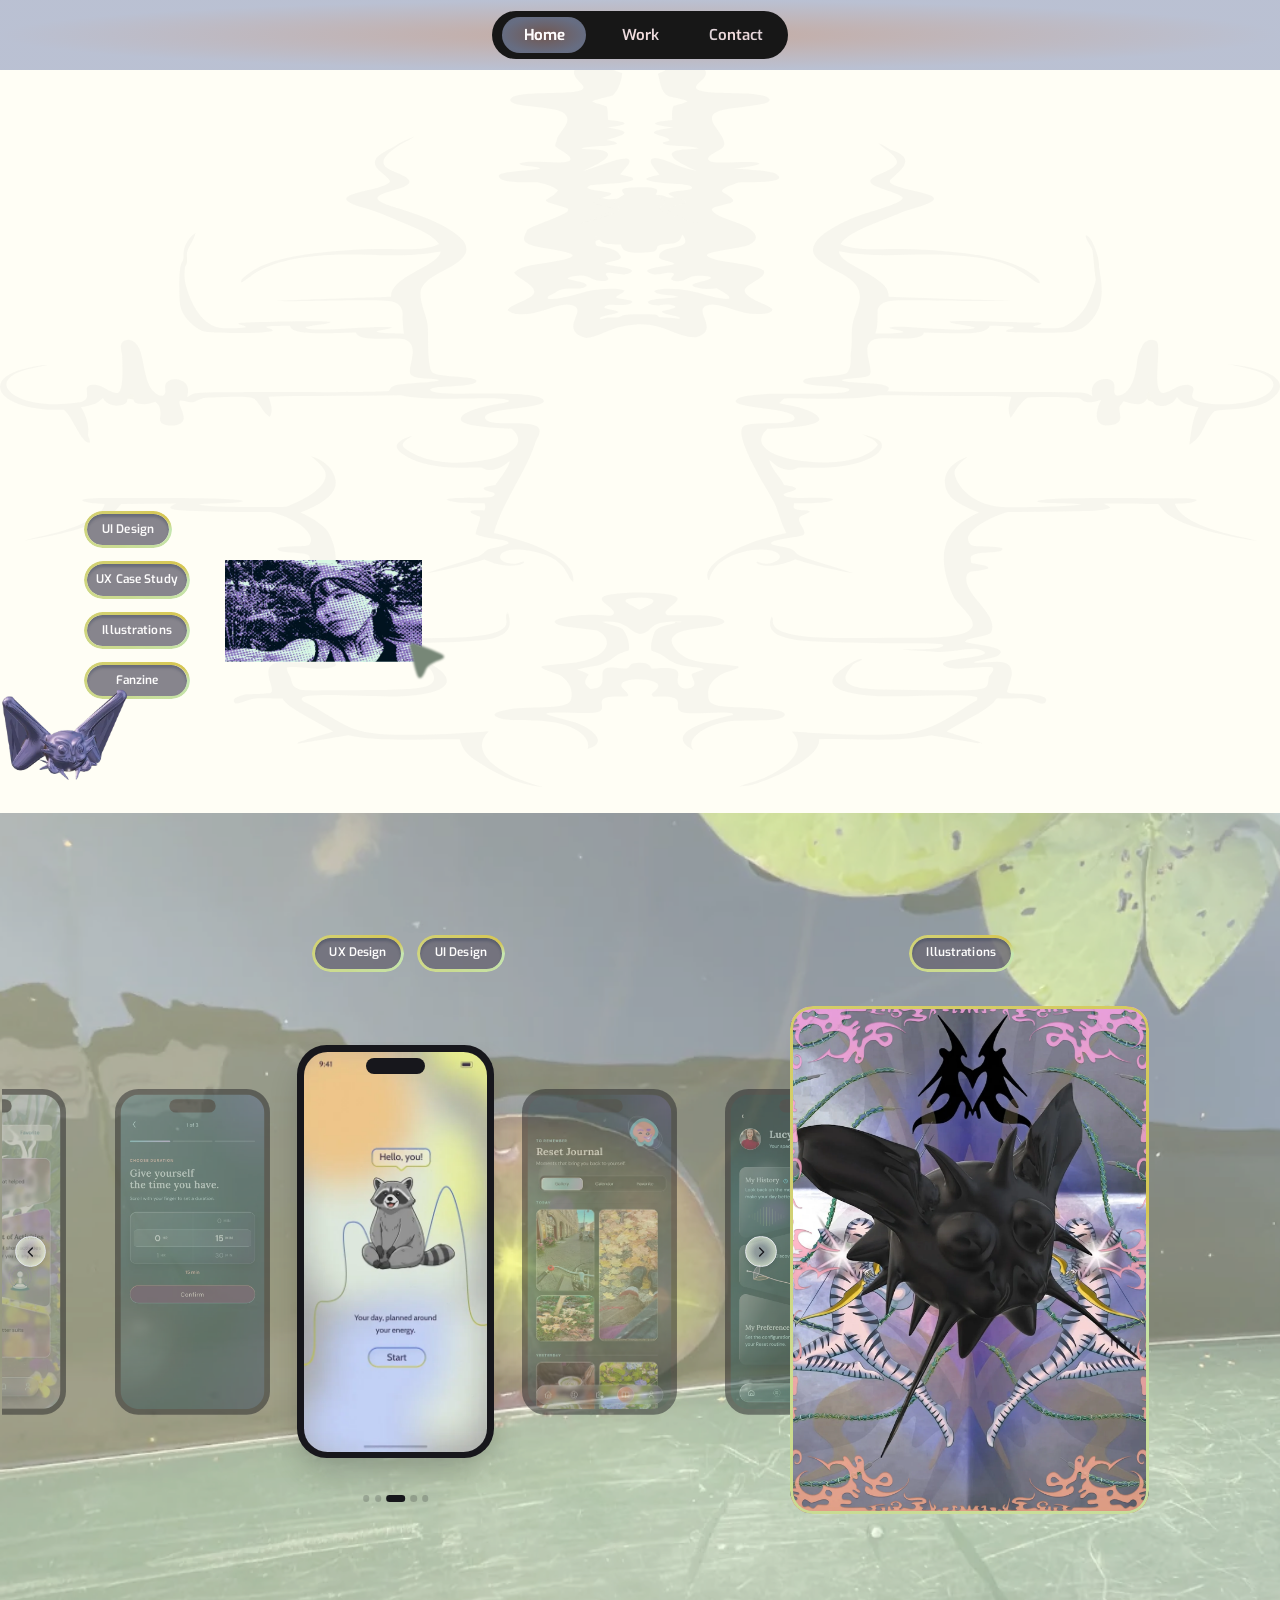
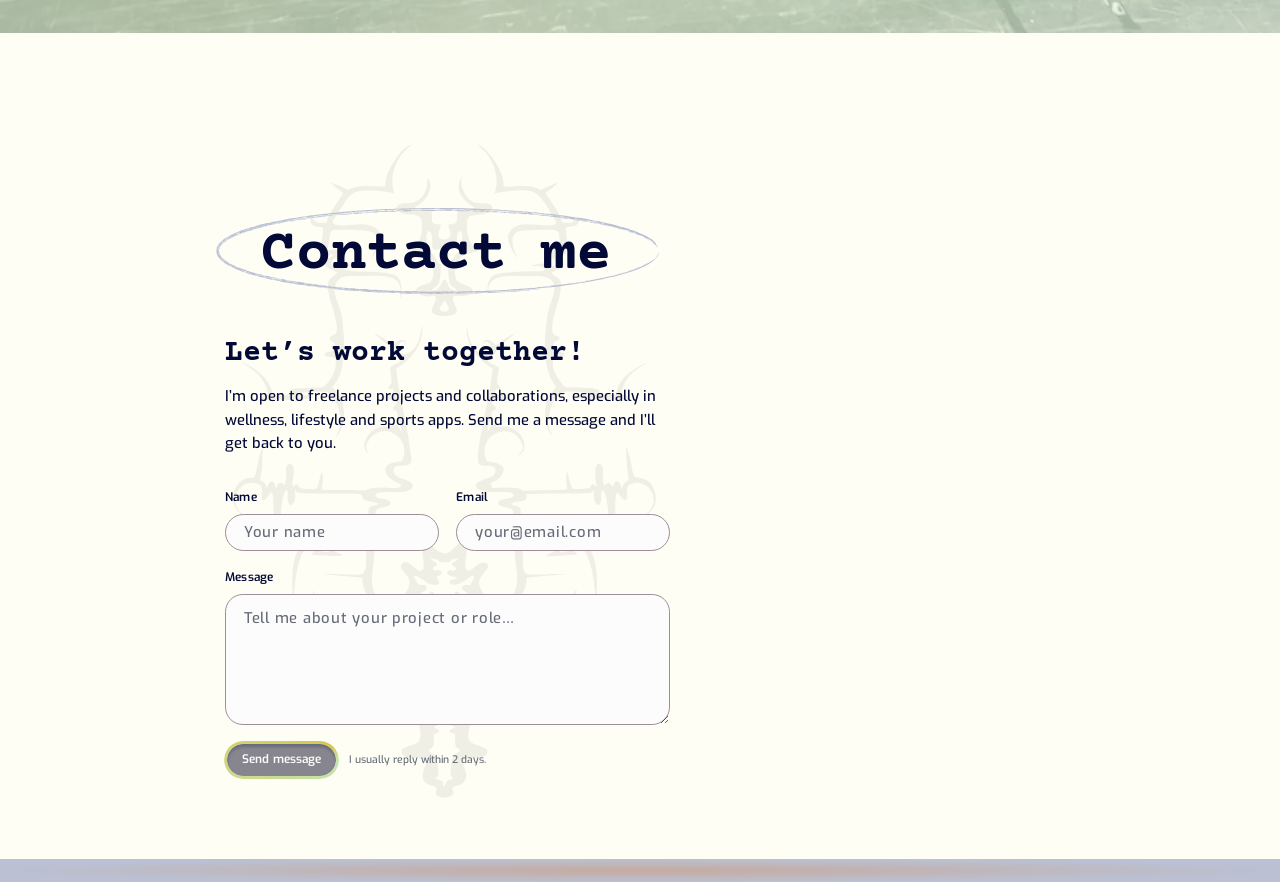
<file: index.html>
<!DOCTYPE html>
<html lang="en">
<head>
  <meta charset="utf-8">
  <meta name="viewport" content="width=device-width, initial-scale=1">
  <title>Sxoiu Coelho — Product Designer</title>
  <meta name="description" content="Sxoiu Coelho, Product Designer based in Berlin. UX/UI design, illustration and fanzine.">
  <link rel="icon" href="data:,">
  <link rel="preload" href="assets/fonts/courier-prime-latin-700-normal.woff2" as="font" type="font/woff2" crossorigin>
  <link rel="stylesheet" href="styles.css?v=202611231625">
  <link rel="stylesheet" href="animations.css?v=202611231625">
</head>
<body>

<!-- Carousel template: built once at desktop size, scaled down for phone -->
<template id="carousel-tpl">
  <div class="carousel" data-active="2">
    <div class="carousel__stage">
      <button class="phone" data-i="0" aria-label="Show screen 1"><span class="phone__screen"><img src="assets/screen1.webp" alt="Reset app – home with History, Activities and Preferences"></span><span class="phone__island"></span></button>
      <button class="phone" data-i="1" aria-label="Show screen 2"><span class="phone__screen"><img src="assets/screen2.webp" alt="Reset app – choose duration"></span><span class="phone__island"></span></button>
      <button class="phone" data-i="2" aria-label="Show screen 3"><span class="phone__screen"><img src="assets/screen3.webp" alt="Reset app – welcome screen with raccoon"></span><span class="phone__island"></span></button>
      <button class="phone" data-i="3" aria-label="Show screen 4"><span class="phone__screen"><img src="assets/screen4.webp" alt="Reset app – Reset Journal gallery"></span><span class="phone__island"></span></button>
      <button class="phone" data-i="4" aria-label="Show screen 5"><span class="phone__screen"><img src="assets/screen5.webp" alt="Reset app – account screen"></span><span class="phone__island"></span></button>
    </div>
    <button class="carousel__arrow carousel__arrow--prev" aria-label="Previous screen"><img src="assets/icon-prev.svg" alt=""></button>
    <button class="carousel__arrow carousel__arrow--next" aria-label="Next screen"><img src="assets/icon-next.svg" alt=""></button>
    <div class="carousel__dots">
      <button aria-label="Screen 1"></button><button aria-label="Screen 2"></button><button aria-label="Screen 3"></button><button aria-label="Screen 4"></button><button aria-label="Screen 5"></button>
    </div>
  </div>
</template>

<!-- Shared contact form -->
<template id="form-tpl">
  <form class="form" novalidate>
    <div class="form__intro">
      <h3 class="form__title">Let’s work together!</h3>
      <p class="form__text">I’m open to freelance projects and collaborations, especially in wellness, lifestyle and sports apps. Send me a message and I’ll get back to you.</p>
    </div>
    <div class="form__row">
      <label class="field"><span class="field__label">Name</span><input class="field__input" name="name" placeholder="Your name" autocomplete="name" required></label>
      <label class="field"><span class="field__label">Email</span><input class="field__input" type="email" name="email" placeholder="your@email.com" autocomplete="email" required></label>
    </div>
    <label class="field"><span class="field__label">Message</span><textarea class="field__input field__input--area" name="message" placeholder="Tell me about your project or role…" required></textarea></label>
    <div class="form__actions">
      <button type="submit" class="pill">Send message</button>
      <p class="form__note">I usually reply within 2 days.</p>
    </div>
  </form>
</template>

<!-- ============ MENU BAR (shared) ============ -->
<header class="menubar">
  <nav class="menu" aria-label="Main">
    <span class="menu__indicator"></span>
    <a class="menu__tab is-active" href="#home" data-target="home">Home</a>
    <a class="menu__tab" href="#work" data-target="work">Work</a>
    <a class="menu__tab" href="#contact" data-target="contact">Contact</a>
  </nav>
</header>

<!-- ============ DESKTOP (Figma frame 1728px, scaled to viewport) ============ -->
<div class="desk" aria-hidden="false">
  <div class="desk__canvas">

    <section class="d-home" data-section="home">
      <img class="d-home__bg" src="assets/home-bg.svg" alt="">
      <h1 class="d-headline typewriter">Hello!<br>I’m Sxoiu Coelho, a Product Designer based in Berlin, EU.</h1>
      <a class="d-photo" href="#contact" data-target="contact" aria-label="About me"><img src="assets/photo.webp" alt="Portrait of Sxoiu Coelho"></a>
      <div class="d-cursor anim-cursor-d"><img src="assets/cursor-desktop.svg" alt=""></div>
      <nav class="d-home__menu">
        <a class="pill" href="ui.html">UI Design</a>
        <a class="pill pill--full" href="ux.html">UX Case Study</a>
        <a class="pill pill--full" href="illustrations.html">Illustrations</a>
        <a class="pill pill--full" href="fanzine.html">Fanzine</a>
      </nav>
      <img class="d-freya anim-freya-d" src="assets/freya.webp" alt="">
    </section>

    <section class="d-work" data-section="work">
      <div class="d-work__bg"><img src="assets/work-bg-desktop.webp" alt=""></div>
      <div class="d-work__carousel" data-carousel></div>
      <nav class="d-work__menu">
        <a class="pill" href="ux.html">UX Design</a>
        <a class="pill" href="ui.html">UI Design</a>
      </nav>
      <a class="pill d-work__ill-btn" href="illustrations.html">Illustrations</a>
      <a class="d-work__ill" href="illustrations.html" aria-label="See all illustrations"><img src="assets/art/art2.webp?v=202611192350" alt="Black chrome creature in an ornate pink-and-orange frame"></a>
    </section>

    <section class="d-contact" data-section="contact">
      <div class="d-contact__ellipse anim-ellipse-d"><img src="assets/ellipse-desktop.svg" alt=""></div>
      <img class="d-contact__ornament" src="assets/contact-ornament.svg" alt="" aria-hidden="true" style="top:149px;left:314px">
      <h2 class="d-contact__title">Contact me</h2>
      <div class="d-contact__form" data-form></div>
      <div class="footer-bar d-contact__footer"></div>
    </section>

  </div>
</div>

<!-- ============ MOBILE (Figma frame 390px) ============ -->
<main class="mob">
  <section class="m-hero" data-section="home">
    <h1 class="m-headline typewriter">Hello!<br>I’m Sxoiu Coelho, a Product Designer based in Berlin, EU.</h1>
    <div class="m-portrait">
      <a class="m-photo" href="#contact" data-target="contact" aria-label="About me"><img src="assets/photo.webp" alt="Portrait of Sxoiu Coelho"></a>
      <div class="m-cursor anim-cursor-m"><img src="assets/cursor-mobile.svg" alt=""></div>
      <img class="m-freya anim-freya-m" src="assets/freya.webp" alt="">
    </div>
  </section>

  <section class="m-work" data-section="work">
    <div class="m-work__bg"><img src="assets/work-bg-mobile.webp" alt=""></div>
    <div class="m-work__inner">
      <nav class="m-work__top">
        <a class="pill" href="ui.html">UI</a>
        <a class="pill" href="ux.html">UX</a>
      </nav>
      <div class="m-work__carousel"><div class="m-work__carousel-scale" data-carousel></div></div>
      <a class="m-work__ill" href="illustrations.html" aria-label="See all illustrations"><img src="assets/art/art2.webp?v=202611192350" alt="Black chrome creature in an ornate pink-and-orange frame"></a>
      <nav class="m-work__art">
        <a class="pill" href="illustrations.html">Illustrations</a>
        <a class="pill" href="fanzine.html">Fanzine</a>
      </nav>
    </div>
  </section>

  <section class="m-contact m-contact--page" data-section="contact">
    <img class="m-contact__ornament" src="assets/contact-ornament.svg" alt="" aria-hidden="true">
    <div class="m-contact__title">
      <div class="m-contact__ellipse anim-ellipse-m"><img src="assets/ellipse-mobile.svg" alt=""></div>
      <h2>Contact me</h2>
    </div>
    <div data-form></div>
  </section>
  <div class="footer-bar m-footer"></div>
</main>


<script src="script.js?v=202611231625"></script>
</body>
</html>
</file>
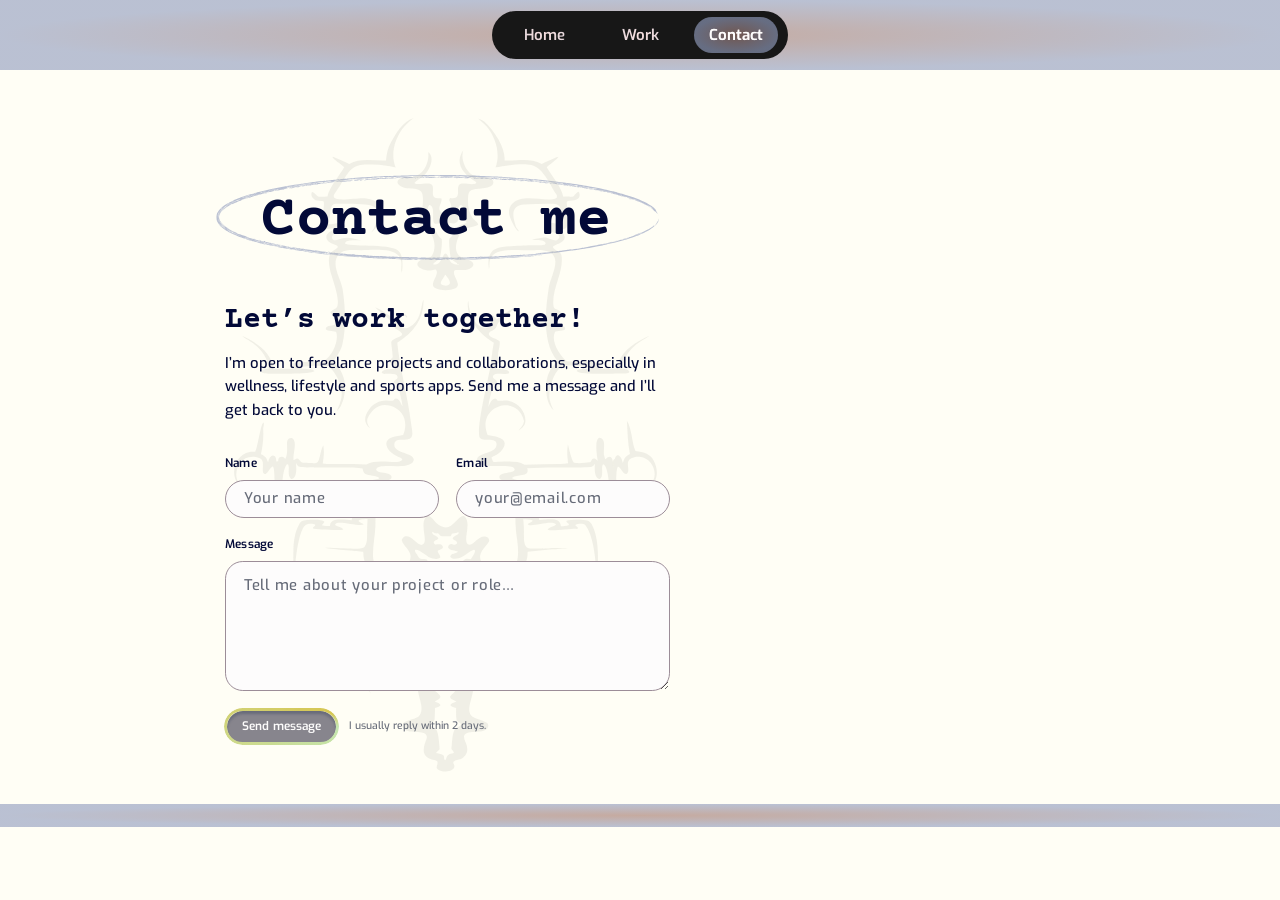
<file: contact.html>
<!DOCTYPE html>
<html lang="en">
<head>
  <meta charset="utf-8">
  <meta name="viewport" content="width=device-width, initial-scale=1">
  <title>Contact — Sxoiu Coelho</title>
  <meta name="description" content="Get in touch with Sxoiu Coelho, Product Designer in Berlin.">
  <link rel="icon" href="data:,">
  <link rel="preload" href="assets/fonts/courier-prime-latin-700-normal.woff2" as="font" type="font/woff2" crossorigin>
  <link rel="stylesheet" href="styles.css?v=202611231625">
  <link rel="stylesheet" href="animations.css?v=202611231625">
</head>
<body>

<!-- Contact form (same as the home page contact section) -->
<template id="form-tpl">
  <form class="form" novalidate>
    <div class="form__intro">
      <h3 class="form__title">Let’s work together!</h3>
      <p class="form__text">I’m open to freelance projects and collaborations, especially in wellness, lifestyle and sports apps. Send me a message and I’ll get back to you.</p>
    </div>
    <div class="form__row">
      <label class="field"><span class="field__label">Name</span><input class="field__input" name="name" placeholder="Your name" autocomplete="name" required></label>
      <label class="field"><span class="field__label">Email</span><input class="field__input" type="email" name="email" placeholder="your@email.com" autocomplete="email" required></label>
    </div>
    <label class="field"><span class="field__label">Message</span><textarea class="field__input field__input--area" name="message" placeholder="Tell me about your project or role…" required></textarea></label>
    <div class="form__actions">
      <button type="submit" class="pill">Send message</button>
      <p class="form__note">I usually reply within 2 days.</p>
    </div>
  </form>
</template>

<header class="menubar">
  <nav class="menu" aria-label="Main" style="--tab:2">
    <span class="menu__indicator"></span>
    <a class="menu__tab" href="index.html">Home</a>
    <a class="menu__tab" href="index.html#work">Work</a>
    <a class="menu__tab is-active" href="contact.html" aria-current="page">Contact</a>
  </nav>
</header>

<!-- DESKTOP (Figma frame "Contact v2", 1728 × 1117, scaled to the window) -->
<div class="desk">
  <div class="desk__canvas" style="height:1117px">
    <section class="d-contact" style="top:0;height:1117px">
      <div class="d-contact__ellipse anim-ellipse-d"><img src="assets/ellipse-desktop.svg" alt=""></div>
      <img class="d-contact__ornament" src="assets/contact-ornament.svg" alt="" aria-hidden="true">
      <h2 class="d-contact__title">Contact me</h2>
      <div class="d-contact__form" data-form></div>
      <div class="footer-bar d-contact__footer" style="top:1086px"></div>
    </section>
  </div>
</div>

<!-- PHONE -->
<main class="mob">
  <section class="m-contact m-contact--page" style="padding-top:112px">
    <img class="m-contact__ornament" src="assets/contact-ornament.svg" alt="" aria-hidden="true">
    <div class="m-contact__title">
      <div class="m-contact__ellipse anim-ellipse-m"><img src="assets/ellipse-mobile.svg" alt=""></div>
      <h2>Contact me</h2>
    </div>
    <div data-form></div>
  </section>
  <div class="footer-bar m-footer"></div>
</main>

<script src="script.js?v=202611231625"></script>
</body>
</html>
</file>
<file: styles.css>
/* ==========================================================
   Sxoiu Coelho — portfolio. Built from Figma file "Website"
   Desktop frame: Homescreen (1728px)  ·  Mobile frame: Home – Phone (new) (390px)
   ========================================================== */

@font-face { font-family: "Courier Prime"; font-weight: 700; font-display: swap; src: url("assets/fonts/courier-prime-latin-700-normal.woff2") format("woff2"); }
@font-face { font-family: "Exo"; font-weight: 500; font-display: swap; src: url("assets/fonts/exo-latin-500-normal.woff2") format("woff2"); }
@font-face { font-family: "Exo"; font-weight: 600; font-display: swap; src: url("assets/fonts/exo-latin-600-normal.woff2") format("woff2"); }

:root {
  /* UI Foundation tokens (from Figma variables) */
  --cream: #fffef5;
  --off-white: #fdfcfc;
  --dusk-mauve: #9c8d98;
  --blush: #f8dfdf;
  /* strokedefault (Figma, Nov 19 23:27): angular sweep from 3 o'clock, light green → yellow-green → olive gold */
  --stroke-default: conic-gradient(from 90deg, #c5e6b1 0.0%, #c6e3a7 4.17%, #c7e0a0 8.33%, #c8df9d 12.5%, #c8dd9a 16.67%, #c9de99 20.83%, #cadd97 25.0%, #c9dc94 29.17%, #c9db92 33.33%, #cbdb91 37.5%, #cddb8e 41.67%, #ced988 45.83%, #cfd57d 50.0%, #d1d173 54.17%, #d3d06e 58.33%, #d3ce69 62.5%, #d3cd67 66.67%, #d4cd65 70.83%, #d5cd64 75.0%, #d4cb62 79.17%, #d5cb60 83.33%, #d4c95c 87.5%, #d6c959 91.67%, #d6c652 95.83%, #c5e6b1 100%);
  /* strokehover: angular sweep, grey → warm taupe (64% over the fill) */
  --stroke-hover: conic-gradient(from 90deg, #b2b8b9 0.0%, #b6bbb8 4.17%, #b6b9b5 8.33%, #b6b8b3 12.5%, #b6b8b2 16.67%, #b6b7b1 20.83%, #b6b7b0 25.0%, #b7b6af 29.17%, #b7b6af 33.33%, #b7b5ad 37.5%, #b7b5ab 41.67%, #b7b3a8 45.83%, #b2aba0 50.0%, #a9a096 54.17%, #a79d92 58.33%, #a79c8f 62.5%, #a69b8e 66.67%, #a69b8e 70.83%, #a69a8d 75.0%, #a79a8c 79.17%, #a79a8b 83.33%, #a7998a 87.5%, #a89888 91.67%, #ac9b87 95.83%, #b2b8b9 100%);
  --text3: #020937;
  --muted: #666b78;
  --ink: #17171c;
  --menu-black: #171717;
  --space-10: 10px;
  --space-12: 12px;
  --space-24: 24px;
  --radius-pill: 36px;
  --radius-bar: 24px;

  /* Foundation / Gradient Dusk (radial, layer opacity 64%) */
  --gradient-dusk: radial-gradient(closest-side, rgba(165,123,112,.64) 0%, rgba(156,141,152,.64) 50%, rgba(147,158,191,.64) 100%);
  --gradient-blush-text: radial-gradient(closest-side, #f8dfdf 0%, #cccad3 100%);

  --font-display: "Courier Prime", "Courier New", monospace;
  --font-body: "Exo", system-ui, sans-serif;
  --nums: "lnum" 1, "tnum" 1;
}

*, *::before, *::after { box-sizing: border-box; }
html { scroll-behavior: smooth; }
body {
  margin: 0;
  background: var(--cream);
  color: var(--text3);
  font-family: var(--font-body);
  -webkit-font-smoothing: antialiased;
  overflow-x: hidden;
}
img { display: block; }
button { font: inherit; color: inherit; background: none; border: 0; padding: 0; cursor: pointer; }
a { color: inherit; text-decoration: none; }
h1, h2, h3, p { margin: 0; }
:focus-visible { outline: 2px solid var(--text3); outline-offset: 3px; }

/* ---------- Pill button (Figma: Button component, variants Default + hover) ---------- */
.pill {
  /* Default: fill #6A6774 at 80% · text color/off-white · stroke "strokedefault" */
  --pill-fill: rgba(106, 103, 116, .8);
  --pill-text: var(--off-white);
  position: relative;
  isolation: isolate;
  display: inline-flex;
  align-items: center;
  justify-content: center;
  /* 44px box + 4px CENTER stroke = 48px visual; -2px margin keeps the 44px layout box */
  height: 48px;
  margin: -2px;
  padding: 0 20px;
  border: 4px solid transparent;
  border-radius: var(--radius-pill);
  background: var(--pill-fill) padding-box;
  box-shadow: inset 0 4px 4px rgba(12, 26, 61, .25);
  color: var(--pill-text);
  font: 600 16px/24px var(--font-body);
  letter-spacing: .15px;
  font-feature-settings: var(--nums);
  white-space: nowrap;
  transition: background-color .25s ease-out, color .25s ease-out, box-shadow .25s ease-out, transform .12s ease-out;
}
/* strokes drawn as rings so they can cross-fade between states */
.pill::before, .pill::after {
  content: "";
  position: absolute;
  inset: -4px;
  z-index: -1;
  padding: 4px;
  border-radius: inherit;
  -webkit-mask: linear-gradient(#000 0 0) content-box, linear-gradient(#000 0 0);
  -webkit-mask-composite: xor;
  mask-composite: exclude;
  pointer-events: none;
  transition: opacity .25s;
}
.pill::before { background: var(--stroke-default); }
.pill::after { inset: -2px; background: var(--stroke-hover); opacity: 0; }

/* Hover + pressed (Figma: "While pressing → Change to hover"):
   fill #EAF2A7 at 80% · text #3A3974 · stroke "strokehover" at 64% · glass effect */
.pill:hover, .pill:focus-visible, .pill:active {
  --pill-fill: rgba(234, 242, 167, .8);
  --pill-text: #3a3974;
  -webkit-backdrop-filter: blur(4px);
  backdrop-filter: blur(4px);
  box-shadow: inset 0 4px 4px rgba(12, 26, 61, .25), inset 1px 1px 1px rgba(255, 255, 255, .6), inset -1px -1px 1px rgba(255, 255, 255, .25);
}
.pill:hover::before, .pill:focus-visible::before, .pill:active::before { opacity: 0; }
.pill:hover::after, .pill:focus-visible::after, .pill:active::after { opacity: 1; }
.pill:active { transform: scale(.97); }
.pill { -webkit-tap-highlight-color: transparent; }
.pill--full { width: calc(100% + 4px); padding: 0 12px; }

/* ---------- Menu bar (Menu Bar component) ---------- */
.menubar {
  position: fixed;
  inset: 0 0 auto 0;
  z-index: 50;
  height: 70px;
  display: flex;
  align-items: center;
  justify-content: center;
  background: var(--gradient-dusk), var(--cream);
}
.menu {
  position: relative;
  display: flex;
  width: 296px;
  height: 48px;
  padding: 4px;
  border-radius: 24px;
  background: var(--menu-black);
  overflow: hidden;
}
.menu__indicator {
  /* Figma Menu Bar · Indicator: 84×36, centered in its 96px tab (6px inset) */
  position: absolute;
  top: 6px; left: 10px;
  width: 84px; height: 36px;
  border-radius: 18px;
  background: var(--gradient-dusk);
  transform: translateX(calc(var(--tab, 0) * 96px));
  transition: transform .35s cubic-bezier(.4, 0, .2, 1);
}
.menu__tab {
  position: relative;
  width: 96px; height: 40px;
  display: flex; align-items: center; justify-content: center;
  font: 600 15px/normal var(--font-body);
  background: var(--gradient-blush-text);
  -webkit-background-clip: text;
  background-clip: text;
  color: transparent;
  transition: color .3s;
}
.menu__tab.is-active { color: var(--off-white); }

/* ---------- Footer bar ---------- */
.footer-bar { background: var(--gradient-dusk), var(--cream); }

/* ---------- Typewriter headline ---------- */
.typewriter .ch {
  opacity: 0;
  animation: type-in 44s linear infinite both;
}
@keyframes type-in {
  0% { opacity: 0; }
  0.11% { opacity: 1; }      /* 50ms per character, as in Figma */
  99.9% { opacity: 1; }
  100% { opacity: 0; }
}
@media (prefers-reduced-motion: reduce) {
  .typewriter .ch { animation: none; opacity: 1; }
  html { scroll-behavior: auto; }
}

/* ==========================================================
   CAROUSEL (Phone Mockup Carousel) — authored at desktop size
   ========================================================== */
.carousel {
  position: relative;
  width: 1063.797px;
  height: 645.37px;
  overflow: hidden;
}
.carousel__stage { position: absolute; inset: 0 0 auto 0; height: 602.818px; }
.phone {
  position: absolute;
  top: 62.94px;
  left: 0;
  width: 265.949px;
  height: 558.493px;
  border-radius: 39.892px;
  background: var(--ink);
  overflow: hidden;
  opacity: .45;
  transform-origin: 0 0;
  transform: scale(.78667);
  transition: left .5s cubic-bezier(.4, 0, .2, 1), top .5s cubic-bezier(.4, 0, .2, 1),
              transform .5s cubic-bezier(.4, 0, .2, 1), opacity .5s, box-shadow .5s;
}
.phone.is-active {
  top: 3.55px;
  opacity: 1;
  transform: none;
  cursor: default;
  box-shadow: 0 21.276px 42.552px -7.092px rgba(0, 0, 0, .22);
  z-index: 1;
}
.phone__screen {
  position: absolute;
  top: 9.31px; left: 9.31px;
  width: 247.333px; height: 539.877px;
  border-radius: 31.914px;
  overflow: hidden;
}
.phone__screen img { width: 100%; height: 100%; object-fit: cover; }
.phone__island {
  position: absolute;
  top: 17.29px; left: 93.08px;
  width: 79.785px; height: 22.606px;
  border-radius: 13.297px;
  background: var(--ink);
}
.carousel__arrow {
  position: absolute;
  top: 261.52px;
  z-index: 2;
  width: 42.552px; height: 42.552px;
  border: .886px solid #e0e3e8;
  border-radius: 21.276px;
  box-shadow: 0 1.773px 7.092px rgba(0, 0, 0, .12);
  background:
    radial-gradient(closest-side, rgba(223,213,236,.32) 39.9%, rgba(246,255,232,.64) 100%),
    linear-gradient(0deg, rgba(176,187,167,.04) 80%, rgba(238,236,247,.04) 100%);
  overflow: hidden;
  transition: transform .2s;
}
.carousel__arrow:hover { transform: scale(1.06); }
.carousel__arrow img { position: absolute; top: 9.75px; left: 9.75px; width: 21.276px; height: 21.276px; }
.carousel__arrow--prev { left: 17.73px; }
.carousel__arrow--next { left: 1003.51px; }
.carousel__dots {
  position: absolute;
  top: 611.68px;
  left: 50%;
  transform: translateX(-50%);
  display: flex;
  align-items: center;
  gap: 7.092px;
}
.carousel__dots button {
  width: 8.865px; height: 8.865px;
  border-radius: 4.432px;
  background: rgba(23, 23, 28, .2);
  transition: width .35s, background .35s;
}
.carousel__dots button.is-active { width: 24.822px; background: var(--ink); cursor: default; }

/* ==========================================================
   CONTACT FORM (Input / Text, Input / Textarea)
   ========================================================== */
.form { display: flex; flex-direction: column; gap: 24px; }
.form__intro { display: flex; flex-direction: column; gap: 20px; padding-bottom: 20px; }
.form__title { font: 700 40px/normal var(--font-display); }
.form__text { font: 500 20px/32px var(--font-body); }
.form__row { display: flex; gap: 24px; }
.form__row .field { flex: 1 1 0; min-width: 0; }
.field { display: flex; flex-direction: column; gap: var(--space-10); }
.field__label {
  font: 600 16px/24px var(--font-body);
  letter-spacing: .15px;
  font-feature-settings: var(--nums);
}
.field__input {
  width: 100%;
  padding: var(--space-12) var(--space-24);
  border: 1.5px solid var(--dusk-mauve);
  border-radius: var(--radius-pill);
  background: var(--off-white);
  color: var(--text3);
  font: 500 20px/24px var(--font-body);
  letter-spacing: 1px;
  font-feature-settings: var(--nums);
  outline: none;
  transition: border-color .2s, box-shadow .2s;
}
.field__input::placeholder { color: var(--muted); opacity: 1; }
.field__input:hover { border-color: #7e6f7a; }
.field__input:focus { border-color: var(--text3); box-shadow: 0 0 0 3px rgba(156, 141, 152, .25); }
.field__input.is-error { border-color: #b3261e; }
.field__input--area { height: 176px; padding: 20px var(--space-24); border-radius: var(--radius-bar); resize: vertical; }
.form__actions { display: flex; align-items: center; gap: 16px; padding: 2px; }
.form__note { font: 500 14px/20px var(--font-body); color: var(--muted); }

/* ==========================================================
   DESKTOP — 1728px canvas, scaled to the viewport by script.js
   ========================================================== */
.mob { display: none; }
.desk { width: 1728px; zoom: var(--z, 1); }
.desk__canvas {
  position: relative;
  height: 3351px;
  background: var(--cream);
  overflow: hidden;
}

/* Section / Home */
.d-home {
  position: absolute;
  top: -10px; left: 0;
  width: 1728px; height: 1098px;
  background: var(--cream);
  overflow: hidden;
  z-index: 1;
}
.d-home__bg { position: absolute; top: 75px; left: 0; width: 1728px; height: 998px; transform: scaleY(-1); pointer-events: none; }
.d-headline {
  position: absolute;
  top: 230px; left: 109px;
  width: 1510px;
  font: 700 73.569px/146.168px var(--font-display);
  letter-spacing: .1612px;
  color: var(--text3);
}
.d-photo { position: absolute; top: 752px; left: 284px; width: 306px; height: 166px; }
.d-photo img { position: absolute; top: 14px; left: 20px; width: 266px; height: 138px; object-fit: cover; object-position: bottom; transition: transform .3s; }
.d-photo:hover img { transform: rotate(-1.5deg) scale(1.02); }
.d-cursor { position: absolute; top: 878px; left: 554px; width: 45px; height: 47.238px; pointer-events: none; }
.d-cursor img { position: absolute; top: -5.48%; left: -5.75%; width: 111.5%; height: 110.96%; }
.d-home__menu {
  position: absolute;
  top: 703px; left: 86px;
  width: 198px;
  padding: 0 31px;
  display: flex; flex-direction: column; align-items: flex-start; gap: 24px;
}
.d-freya { position: absolute; top: 788px; left: 86px; width: 193px; height: 189px; object-fit: cover; pointer-events: none; }

/* Section / Work */
.d-work { position: absolute; top: 1098px; left: 0; width: 1728px; height: 1136px; }
.d-work__bg {
  position: absolute; top: 0; left: 0;
  width: 1728px; height: 1107px;
  transform: rotate(180deg);
  opacity: .9;
  overflow: hidden;
}
.d-work__bg img {
  position: absolute;
  top: -42.17%; left: -1.14%;
  width: 101.13%; height: 184.28%;
  max-width: none;
  opacity: .64;
}
.d-work__carousel { position: absolute; top: 308.92px; left: 2.38px; }
.d-work__menu {
  position: absolute; top: 167px; left: 393px;
  width: 307px;
  padding: 0 31px;
  display: flex; flex-wrap: nowrap; gap: 24px;
}
.d-work__ill-btn { position: absolute; top: 167px; left: 1230px; }
.d-work__ill {
  position: absolute; top: 260px; left: 1066px;
  width: 484.609px; height: 685.651px;
  border-radius: 31.002px;
  overflow: hidden;
  transition: transform .3s, box-shadow .3s;
}
.d-work__ill:hover { transform: translateY(-4px); box-shadow: 0 20px 40px -12px rgba(0,0,0,.35); }
/* Figma: stroke "strokedefault", 4px inside (1px on phone) */
.d-work__ill::after, .m-work__ill::after {
  content: "";
  position: absolute; inset: 0; z-index: 1;
  padding: 4px;
  border-radius: inherit;
  background: var(--stroke-default);
  -webkit-mask: linear-gradient(#000 0 0) content-box, linear-gradient(#000 0 0);
  -webkit-mask-composite: xor;
  mask-composite: exclude;
  pointer-events: none;
}
.d-work__ill img { position: absolute; top: 0; left: -2.82%; width: 105.64%; height: 100%; max-width: none; }

/* Section / Contact */
.d-contact {
  position: absolute; top: 2205px; left: 0;
  width: 1728px; height: 1146px;
  background: var(--cream);
  z-index: 2;
}
.d-contact__ellipse {
  --motion-layout-transform: translateX(-50%);
  position: absolute; top: 238px; left: 592px;
  width: 596px; height: 111.366px;
  pointer-events: none;
}
.d-contact__ellipse img { position: absolute; top: -1.78%; left: -.37%; width: 100.48%; height: 103.85%; }
.d-contact__title {
  position: absolute; top: 238px; left: 351.6px;
  font: 700 80.065px/122.076px var(--font-display);
  letter-spacing: .1346px;
  white-space: nowrap;
}
.d-contact__form { position: absolute; top: 410px; left: 304px; width: 600px; }
.d-contact__footer { position: absolute; top: 1115px; left: 0; width: 1728px; height: 31px; }

/* ==========================================================
   MOBILE — Home – Phone (new), 390px
   ========================================================== */
@media (max-width: 820px) {
  .desk { display: none; }
  .mob { display: flex; flex-direction: column; }

  /* Phone Header: 12px above and below the 48px menu */
  .menubar { height: 72px; }

  .m-hero, .m-contact {
    min-height: 852px;
    padding: 40px 20px;
    display: flex; flex-direction: column; justify-content: center;
    overflow: hidden;
  }
  .m-hero > *, .m-contact > * { width: 100%; max-width: 440px; margin-inline: auto; }

  /* fit the visible screen (in-app browsers are shorter than 852px) and keep the content centred in it */
  .m-hero { padding: 104px 20px 40px; gap: 28px; position: relative; min-height: 100vh; min-height: 100svh; }
  .m-headline {
    font: 700 36px/1.15 var(--font-display);
    letter-spacing: .1753px;
    color: var(--text3);
  }
  .m-portrait { position: relative; height: 182.164px; width: 341px !important; max-width: 341px !important; margin-inline: auto !important; }
  .m-photo { position: absolute; top: 64.08px; left: 132px; width: 208.772px; height: 113.255px; }
  .m-photo img { position: absolute; top: 9.55px; left: 13.65px; width: 180.977px; height: 94.152px; object-fit: cover; object-position: bottom; }
  .m-cursor { position: absolute; top: 150.05px; left: 316.21px; width: 30.702px; height: 32.229px; pointer-events: none; }
  .m-cursor img { position: absolute; top: -5.48%; left: -5.75%; width: 111.5%; height: 110.96%; }
  .m-freya { position: absolute; top: 53.22px; left: 0; width: 131.676px; height: 128.947px; object-fit: cover; pointer-events: none; z-index: 3; }

  .m-work { position: relative; height: 852px; overflow: hidden; }
  .m-work__bg { position: absolute; inset: 0; opacity: .58; overflow: hidden; pointer-events: none; }
  .m-work__bg img {
    position: absolute;
    top: -11.76%; left: -8.73%;
    width: 215.63%; height: 171.03%;
    max-width: none;
    transform: rotate(180deg);
  }
  .m-work__inner { position: relative; width: 390px; height: 852px; margin: 0 auto; }
  .m-work__top {
    position: absolute; top: 54px; left: 50%;
    transform: translateX(-50%);
    display: flex; gap: 10px;
  }
  .m-work__top .pill { padding: 0 14px; }
  .m-work__carousel { position: absolute; top: 129.83px; left: 20px; width: 350px; height: 227.5px; }
  .m-work__carousel-scale {
    position: absolute; top: -7.83px; left: calc(50% + .39px);
    width: 394.78px; height: 239.5px;
    transform: translateX(-50%);
  }
  .m-work__carousel-scale .carousel { transform: scale(.37111); transform-origin: 0 0; }
  /* bigger tap targets for the tiny scaled arrows */
  .m-work__carousel-scale .carousel__arrow::after { content: ""; position: absolute; inset: -30px; }
  .m-work__ill {
    position: absolute; top: 362.16px; left: 60px;
    width: 270px; height: 382.01px;
    border-radius: 17.273px; overflow: hidden;
  }
  .m-work__ill img { position: absolute; inset: 0; width: 100%; height: 100%; object-fit: cover; }
  .m-work__ill::after { padding: 1px; }
  .m-work__art { position: absolute; top: 764.17px; left: 53px; width: 284px; display: flex; gap: 12px; }
  .m-work__art .pill { width: 136px; padding: 0 8px; }

  .m-contact { gap: 20px; }
  .m-contact__title { position: relative; height: 61.913px; max-width: 300px !important; margin-inline: 0 !important; }
  .m-contact__ellipse {
    --motion-layout-transform: translateX(-50%);
    position: absolute; top: 0; left: 50%;
    width: 300px; height: 56.057px;
    pointer-events: none;
  }
  .m-contact__ellipse img { position: absolute; top: -1.78%; left: -.37%; width: 100.48%; height: 103.85%; }
  .m-contact__title h2 {
    position: absolute; inset: 0 0 6px;
    display: flex; align-items: center; justify-content: center;
    font: 700 36px/1 var(--font-display);
  }

  .form { gap: 16px; }
  .form__intro { gap: 12px; }
  .form__title { font-size: 28px; }
  .form__text { font-size: 16px; line-height: 25.6px; }
  .form__row { flex-direction: column; gap: 16px; }
  .form__actions { flex-direction: column; align-items: flex-start; gap: 12px; }

  .m-footer { height: 24px; }
}

/* ---------- Lightbox ---------- */
.lightbox {
  padding: 0; border: 0; background: transparent;
  max-width: 92vw; max-height: 92vh;
}
.lightbox::backdrop { background: rgba(2, 9, 55, .7); backdrop-filter: blur(4px); }
.lightbox img { max-width: 92vw; max-height: 92vh; border-radius: 24px; }
.lightbox__close {
  position: absolute; top: 12px; right: 12px;
  width: 40px; height: 40px; border-radius: 20px;
  background: var(--off-white); color: var(--text3);
  font-size: 26px; line-height: 1;
}

/* Contact page: ornament behind the form (Figma Contact v2, node 6011:1426) */
.d-contact__ornament { position: absolute; top: 159px; left: 316px; width: 571px; height: 883.34px; pointer-events: none; }
.m-contact--page { position: relative; }
.m-contact--page > :not(.m-contact__ornament) { position: relative; z-index: 1; }
@media (max-width: 820px) {
  .m-contact--page > .m-contact__ornament {
    position: absolute; z-index: 0; top: 80px; left: 50%; transform: translateX(-50%);
    width: min(92vw, 400px) !important; height: auto; max-width: none; pointer-events: none;
  }
}
</file>
<file: animations.css>
/* Generated from Figma motion data (44s looping timeline). */
@property --motion-rotate { syntax: '<number>'; initial-value: 0; inherits: false; }
@property --motion-scale-x { syntax: '<number>'; initial-value: 1; inherits: false; }
@property --motion-scale-y { syntax: '<number>'; initial-value: 1; inherits: false; }
@property --motion-translate-x { syntax: '<number>'; initial-value: 0; inherits: false; }
@property --motion-translate-y { syntax: '<number>'; initial-value: 0; inherits: false; }
.anim-ellipse-m { --motion-origin-x: 50; --motion-origin-y: 50; --motion-rotate: 0; --motion-scale-x: 1; --motion-scale-y: 1; --motion-translate-x: 0; --motion-translate-y: 0; transform: var(--motion-layout-transform, translate(0px)) translate(calc(var(--motion-origin-x, 0) * 1%), calc(var(--motion-origin-y, 0) * 1%)) var(--motion-design-transform-inverse, matrix(1, 0, 0, 1, 0, 0)) translate(calc(var(--motion-translate-x, 0) * 1px), calc(var(--motion-translate-y, 0) * 1px)) rotate(calc(var(--motion-rotate, 0) * 1rad)) scale(var(--motion-scale-x, 1), var(--motion-scale-y, 1)) var(--motion-design-transform, matrix(1, 0, 0, 1, 0, 0)) translate(calc(var(--motion-origin-x, 0) * -1%), calc(var(--motion-origin-y, 0) * -1%)); transform-origin: 0 0; animation: kf_5579_788_--motion-rotate_0 44s linear, kf_5579_788_--motion-scale-x_0 44s linear, kf_5579_788_--motion-scale-y_0 44s linear, kf_5579_788_--motion-translate-x_0 44s linear, kf_5579_788_--motion-translate-y_0 44s linear; animation-iteration-count: infinite; }
.anim-freya-m { --motion-translate-x: -18.548542; --motion-translate-y: 171.468399; transform: var(--motion-layout-transform, translate(0px)) var(--motion-design-transform-inverse, matrix(1, 0, 0, 1, 0, 0)) translate(calc(var(--motion-translate-x, 0) * 1px), calc(var(--motion-translate-y, 0) * 1px)) var(--motion-design-transform, matrix(1, 0, 0, 1, 0, 0)); transform-origin: 0 0; animation: kf_5579_592_--motion-translate-x_0 44s linear, kf_5579_592_--motion-translate-y_0 44s linear; animation-iteration-count: infinite; }
.anim-cursor-m { animation: kf_5579_607_filter-effect-0_0 44s linear; animation-iteration-count: infinite; }
.anim-ellipse-d { --motion-origin-x: 50; --motion-origin-y: 50; --motion-rotate: 0; --motion-scale-x: 1; --motion-scale-y: 1; --motion-translate-x: 0; --motion-translate-y: 0; transform: var(--motion-layout-transform, translate(0px)) translate(calc(var(--motion-origin-x, 0) * 1%), calc(var(--motion-origin-y, 0) * 1%)) var(--motion-design-transform-inverse, matrix(1, 0, 0, 1, 0, 0)) translate(calc(var(--motion-translate-x, 0) * 1px), calc(var(--motion-translate-y, 0) * 1px)) rotate(calc(var(--motion-rotate, 0) * 1rad)) scale(var(--motion-scale-x, 1), var(--motion-scale-y, 1)) var(--motion-design-transform, matrix(1, 0, 0, 1, 0, 0)) translate(calc(var(--motion-origin-x, 0) * -1%), calc(var(--motion-origin-y, 0) * -1%)); transform-origin: 0 0; animation: kf_5173_15936_--motion-rotate_0 44s linear, kf_5173_15936_--motion-scale-x_0 44s linear, kf_5173_15936_--motion-scale-y_0 44s linear, kf_5173_15936_--motion-translate-x_0 44s linear, kf_5173_15936_--motion-translate-y_0 44s linear; animation-iteration-count: infinite; }
.anim-freya-d { --motion-translate-x: -100.111084; --motion-translate-y: 145.280441; transform: var(--motion-layout-transform, translate(0px)) var(--motion-design-transform-inverse, matrix(1, 0, 0, 1, 0, 0)) translate(calc(var(--motion-translate-x, 0) * 1px), calc(var(--motion-translate-y, 0) * 1px)) var(--motion-design-transform, matrix(1, 0, 0, 1, 0, 0)); transform-origin: 0 0; animation: kf_5192_20760_--motion-translate-x_0 44s linear, kf_5192_20760_--motion-translate-y_0 44s linear; animation-iteration-count: infinite; }
.anim-cursor-d { animation: kf_5173_15621_filter-effect-0_0 44s linear; animation-iteration-count: infinite; }
@keyframes kf_5173_15621_filter-effect-0_0 { 0% { animation-timing-function: ease-in-out; filter: blur(2px); } 2.273% { animation-timing-function: ease-in-out; filter: blur(12px); } 4.545% { animation-timing-function: ease-in-out; filter: blur(2px); } 6.818% { animation-timing-function: ease-in-out; filter: blur(12px); } 9.091% { animation-timing-function: ease-in-out; filter: blur(2px); } 11.364% { animation-timing-function: ease-in-out; filter: blur(12px); } 13.636% { animation-timing-function: ease-in-out; filter: blur(2px); } 15.909% { animation-timing-function: ease-in-out; filter: blur(12px); } 18.182% { animation-timing-function: ease-in-out; filter: blur(2px); } 20.455% { animation-timing-function: ease-in-out; filter: blur(12px); } 22.727% { animation-timing-function: ease-in-out; filter: blur(2px); } 25% { animation-timing-function: ease-in-out; filter: blur(12px); } 27.273% { animation-timing-function: ease-in-out; filter: blur(2px); } 29.545% { animation-timing-function: ease-in-out; filter: blur(12px); } 31.818% { filter: blur(2px); } 34.091% { animation-timing-function: ease-in-out; filter: blur(2px); } 36.364% { animation-timing-function: ease-in-out; filter: blur(12px); } 38.636% { animation-timing-function: ease-in-out; filter: blur(2px); } 40.909% { animation-timing-function: ease-in-out; filter: blur(12px); } 43.182% { animation-timing-function: ease-in-out; filter: blur(2px); } 45.455% { animation-timing-function: ease-in-out; filter: blur(12px); } 47.727% { animation-timing-function: ease-in-out; filter: blur(2px); } 50% { animation-timing-function: ease-in-out; filter: blur(12px); } 52.273% { animation-timing-function: ease-in-out; filter: blur(2px); } 54.545% { animation-timing-function: ease-in-out; filter: blur(12px); } 56.818% { animation-timing-function: ease-in-out; filter: blur(2px); } 59.091% { animation-timing-function: ease-in-out; filter: blur(12px); } 61.364% { animation-timing-function: ease-in-out; filter: blur(2px); } 63.636% { animation-timing-function: ease-in-out; filter: blur(12px); } 65.909% { animation-timing-function: ease-in-out; filter: blur(2px); } 68.182% { animation-timing-function: ease-in-out; filter: blur(12px); } 70.455% { animation-timing-function: ease-in-out; filter: blur(2px); } 72.727% { animation-timing-function: ease-in-out; filter: blur(12px); } 75% { animation-timing-function: ease-in-out; filter: blur(2px); } 77.273% { animation-timing-function: ease-in-out; filter: blur(12px); } 79.545% { animation-timing-function: ease-in-out; filter: blur(2px); } 81.818% { animation-timing-function: ease-in-out; filter: blur(12px); } 84.091% { animation-timing-function: ease-in-out; filter: blur(2px); } 86.364% { animation-timing-function: ease-in-out; filter: blur(12px); } 88.636% { animation-timing-function: ease-in-out; filter: blur(2px); } 90.909% { animation-timing-function: ease-in-out; filter: blur(12px); } 93.182% { filter: blur(2px); } 95.455% { animation-timing-function: ease-in-out; filter: blur(2px); } 97.727% { animation-timing-function: ease-in-out; filter: blur(12px); } 100% { animation-timing-function: ease-in-out; filter: blur(2px); } 100% { animation-timing-function: ease-in-out; filter: blur(12px); } 100% { animation-timing-function: ease-in-out; filter: blur(2px); } 100% { animation-timing-function: ease-in-out; filter: blur(12px); } 100% { animation-timing-function: ease-in-out; filter: blur(2px); } 100% { animation-timing-function: ease-in-out; filter: blur(12px); } 100% { animation-timing-function: ease-in-out; filter: blur(2px); } 100% { animation-timing-function: ease-in-out; filter: blur(12px); } 100% { animation-timing-function: ease-in-out; filter: blur(2px); } 100% { animation-timing-function: ease-in-out; filter: blur(12px); } 100% { animation-timing-function: ease-in-out; filter: blur(2px); } 100% { filter: blur(12px); } }
@keyframes kf_5192_20760_--motion-translate-x_0 { 0% { --motion-translate-x: -100.111084; } 9.091% { --motion-translate-x: 316.390869; } 18.182% { --motion-translate-x: 645.261108; } 27.273% { --motion-translate-x: 855.168152; } 36.364% { --motion-translate-x: 1217.500488; } 45.455% { --motion-translate-x: 1412.649414; } 54.545% { --motion-translate-x: 1068.859375; } 63.636% { --motion-translate-x: 724.000122; } 72.727% { --motion-translate-x: 405.160919; } 90.909% { --motion-translate-x: 130.221252; } 100% { --motion-translate-x: -278.999939; } }
@keyframes kf_5192_20760_--motion-translate-y_0 { 0% { --motion-translate-y: 145.280441; } 9.091% { --motion-translate-y: -273.446564; } 18.182% { --motion-translate-y: 147.979553; } 27.273% { --motion-translate-y: -282.224854; } 36.364% { --motion-translate-y: 128.069138; } 45.455% { --motion-translate-y: -358.336975; } 54.545% { --motion-translate-y: -774.974731; } 63.636% { --motion-translate-y: -378; } 72.727% { --motion-translate-y: -822.215942; } 90.909% { --motion-translate-y: -377.040192; } 100% { --motion-translate-y: -602; } }
@keyframes kf_5173_15936_--motion-rotate_0 { 0% { animation-timing-function: step-end; --motion-rotate: 0; } 0.273% { animation-timing-function: step-end; --motion-rotate: 0.010472; } 0.545% { animation-timing-function: step-end; --motion-rotate: -0.000698; } 0.818% { animation-timing-function: step-end; --motion-rotate: -0.00384; } 1.091% { animation-timing-function: step-end; --motion-rotate: -0.004363; } 1.364% { animation-timing-function: step-end; --motion-rotate: -0.008901; } 1.636% { animation-timing-function: step-end; --motion-rotate: -0.004014; } 1.909% { animation-timing-function: step-end; --motion-rotate: 0.002618; } 2.182% { animation-timing-function: step-end; --motion-rotate: 0.004189; } 2.455% { animation-timing-function: step-end; --motion-rotate: -0.004887; } 2.727% { animation-timing-function: step-end; --motion-rotate: -0.000175; } 3% { animation-timing-function: step-end; --motion-rotate: 0.002793; } 3.273% { animation-timing-function: step-end; --motion-rotate: 0.006981; } 3.545% { animation-timing-function: step-end; --motion-rotate: 0.003491; } 3.818% { animation-timing-function: step-end; --motion-rotate: 0.000873; } 4.091% { animation-timing-function: step-end; --motion-rotate: -0.000175; } 4.364% { animation-timing-function: step-end; --motion-rotate: 0.005236; } 4.636% { animation-timing-function: step-end; --motion-rotate: -0.006109; } 4.909% { animation-timing-function: step-end; --motion-rotate: 0.00192; } 5.182% { animation-timing-function: step-end; --motion-rotate: -0.002793; } 5.455% { animation-timing-function: step-end; --motion-rotate: -0.008901; } 5.727% { animation-timing-function: step-end; --motion-rotate: -0.005411; } 6% { animation-timing-function: step-end; --motion-rotate: 0.010472; } 6.273% { animation-timing-function: step-end; --motion-rotate: -0.004014; } 6.545% { animation-timing-function: step-end; --motion-rotate: -0.008203; } 6.818% { animation-timing-function: step-end; --motion-rotate: -0.002793; } 7.091% { animation-timing-function: step-end; --motion-rotate: -0.009774; } 7.364% { animation-timing-function: step-end; --motion-rotate: 0.006109; } 7.636% { animation-timing-function: step-end; --motion-rotate: -0.004538; } 7.909% { animation-timing-function: step-end; --motion-rotate: 0.007679; } 8.182% { animation-timing-function: step-end; --motion-rotate: -0.007505; } 8.455% { animation-timing-function: step-end; --motion-rotate: 0.005236; } 8.727% { animation-timing-function: step-end; --motion-rotate: 0.00192; } 9% { animation-timing-function: step-end; --motion-rotate: -0.004887; } 9.273% { animation-timing-function: step-end; --motion-rotate: 0.004014; } 9.545% { animation-timing-function: step-end; --motion-rotate: -0.008727; } 9.818% { animation-timing-function: step-end; --motion-rotate: -0.001222; } 10.091% { animation-timing-function: step-end; --motion-rotate: 0.001047; } 10.364% { animation-timing-function: step-end; --motion-rotate: -0.000175; } 10.636% { animation-timing-function: step-end; --motion-rotate: 0.004189; } 10.909% { animation-timing-function: step-end; --motion-rotate: 0.005585; } 11.182% { animation-timing-function: step-end; --motion-rotate: -0.006807; } 11.455% { animation-timing-function: step-end; --motion-rotate: 0.009948; } 11.727% { animation-timing-function: step-end; --motion-rotate: 0.009774; } 12% { animation-timing-function: step-end; --motion-rotate: 0.010297; } 12.273% { animation-timing-function: step-end; --motion-rotate: 0.006283; } 12.545% { animation-timing-function: step-end; --motion-rotate: 0.001571; } 12.818% { animation-timing-function: step-end; --motion-rotate: 0.00925; } 13.091% { animation-timing-function: step-end; --motion-rotate: -0.008901; } 13.364% { animation-timing-function: step-end; --motion-rotate: 0.006981; } 13.636% { animation-timing-function: step-end; --motion-rotate: 0.000349; } 13.909% { animation-timing-function: step-end; --motion-rotate: 0.010472; } 14.182% { animation-timing-function: step-end; --motion-rotate: -0.008901; } 14.455% { animation-timing-function: step-end; --motion-rotate: -0.009599; } 14.727% { animation-timing-function: step-end; --motion-rotate: 0.00192; } 15% { animation-timing-function: step-end; --motion-rotate: -0.003491; } 15.273% { animation-timing-function: step-end; --motion-rotate: -0.010297; } 15.545% { animation-timing-function: step-end; --motion-rotate: 0.002967; } 15.818% { animation-timing-function: step-end; --motion-rotate: -0.005061; } 16.091% { animation-timing-function: step-end; --motion-rotate: -0.006283; } 16.364% { animation-timing-function: step-end; --motion-rotate: -0.004363; } 16.636% { animation-timing-function: step-end; --motion-rotate: -0.007854; } 16.909% { animation-timing-function: step-end; --motion-rotate: 0.006458; } 17.182% { animation-timing-function: step-end; --motion-rotate: 0.003316; } 17.455% { animation-timing-function: step-end; --motion-rotate: -0.008901; } 17.727% { animation-timing-function: step-end; --motion-rotate: -0.004014; } 18% { animation-timing-function: step-end; --motion-rotate: -0.004189; } 18.273% { animation-timing-function: step-end; --motion-rotate: -0.006458; } 18.545% { animation-timing-function: step-end; --motion-rotate: -0.004538; } 18.818% { animation-timing-function: step-end; --motion-rotate: -0.004189; } 19.091% { --motion-rotate: -0.002443; } 19.364% { animation-timing-function: step-end; --motion-rotate: -0.002443; } 19.636% { animation-timing-function: step-end; --motion-rotate: 0.009425; } 19.909% { animation-timing-function: step-end; --motion-rotate: -0.006458; } 20.182% { animation-timing-function: step-end; --motion-rotate: 0.001571; } 20.455% { animation-timing-function: step-end; --motion-rotate: -0.007505; } 20.727% { animation-timing-function: step-end; --motion-rotate: -0.009425; } 21% { animation-timing-function: step-end; --motion-rotate: -0.00925; } 21.273% { animation-timing-function: step-end; --motion-rotate: 0.009774; } 21.545% { animation-timing-function: step-end; --motion-rotate: 0.000349; } 21.818% { animation-timing-function: step-end; --motion-rotate: -0.002793; } 22.091% { animation-timing-function: step-end; --motion-rotate: -0.004189; } 22.364% { animation-timing-function: step-end; --motion-rotate: -0.009599; } 22.636% { animation-timing-function: step-end; --motion-rotate: 0.009076; } 22.909% { animation-timing-function: step-end; --motion-rotate: 0.002443; } 23.182% { animation-timing-function: step-end; --motion-rotate: 0.002967; } 23.455% { animation-timing-function: step-end; --motion-rotate: 0.009425; } 23.727% { animation-timing-function: step-end; --motion-rotate: -0.005585; } 24% { animation-timing-function: step-end; --motion-rotate: 0.010297; } 24.273% { animation-timing-function: step-end; --motion-rotate: 0.009774; } 24.545% { animation-timing-function: step-end; --motion-rotate: -0.007505; } 24.818% { animation-timing-function: step-end; --motion-rotate: 0.005236; } 25.091% { animation-timing-function: step-end; --motion-rotate: -0.007679; } 25.364% { animation-timing-function: step-end; --motion-rotate: -0.004014; } 25.636% { animation-timing-function: step-end; --motion-rotate: 0.006981; } 25.909% { animation-timing-function: step-end; --motion-rotate: -0.006109; } 26.182% { animation-timing-function: step-end; --motion-rotate: 0.009948; } 26.455% { animation-timing-function: step-end; --motion-rotate: -0.007679; } 26.727% { animation-timing-function: step-end; --motion-rotate: 0.002443; } 27% { --motion-rotate: 0; } 100% { --motion-rotate: 0; } }
@keyframes kf_5173_15936_--motion-scale-x_0 { 0% { animation-timing-function: step-end; --motion-scale-x: 1; } 0.273% { animation-timing-function: step-end; --motion-scale-x: 0.995369; } 0.545% { animation-timing-function: step-end; --motion-scale-x: 1.004081; } 0.818% { animation-timing-function: step-end; --motion-scale-x: 0.995872; } 1.091% { animation-timing-function: step-end; --motion-scale-x: 1.002943; } 1.364% { animation-timing-function: step-end; --motion-scale-x: 1.000209; } 1.636% { animation-timing-function: step-end; --motion-scale-x: 1.006592; } 1.909% { animation-timing-function: step-end; --motion-scale-x: 0.997316; } 2.182% { animation-timing-function: step-end; --motion-scale-x: 1.006996; } 2.455% { animation-timing-function: step-end; --motion-scale-x: 0.996376; } 2.727% { animation-timing-function: step-end; --motion-scale-x: 1.006544; } 3% { animation-timing-function: step-end; --motion-scale-x: 1.00679; } 3.273% { animation-timing-function: step-end; --motion-scale-x: 0.997831; } 3.545% { animation-timing-function: step-end; --motion-scale-x: 0.995732; } 3.818% { animation-timing-function: step-end; --motion-scale-x: 1.00215; } 4.091% { animation-timing-function: step-end; --motion-scale-x: 0.998348; } 4.364% { animation-timing-function: step-end; --motion-scale-x: 0.99729; } 4.636% { animation-timing-function: step-end; --motion-scale-x: 1.005107; } 4.909% { animation-timing-function: step-end; --motion-scale-x: 1.007939; } 5.182% { animation-timing-function: step-end; --motion-scale-x: 1.001487; } 5.455% { animation-timing-function: step-end; --motion-scale-x: 1.006163; } 5.727% { animation-timing-function: step-end; --motion-scale-x: 0.995973; } 6% { animation-timing-function: step-end; --motion-scale-x: 1.003858; } 6.273% { animation-timing-function: step-end; --motion-scale-x: 0.995763; } 6.545% { animation-timing-function: step-end; --motion-scale-x: 0.992047; } 6.818% { animation-timing-function: step-end; --motion-scale-x: 1.006401; } 7.091% { animation-timing-function: step-end; --motion-scale-x: 0.99626; } 7.364% { animation-timing-function: step-end; --motion-scale-x: 1.004311; } 7.636% { animation-timing-function: step-end; --motion-scale-x: 0.993765; } 7.909% { animation-timing-function: step-end; --motion-scale-x: 0.992593; } 8.182% { animation-timing-function: step-end; --motion-scale-x: 1.004238; } 8.455% { animation-timing-function: step-end; --motion-scale-x: 0.998373; } 8.727% { animation-timing-function: step-end; --motion-scale-x: 0.997623; } 9% { animation-timing-function: step-end; --motion-scale-x: 0.998764; } 9.273% { animation-timing-function: step-end; --motion-scale-x: 1.002118; } 9.545% { animation-timing-function: step-end; --motion-scale-x: 0.994166; } 9.818% { animation-timing-function: step-end; --motion-scale-x: 0.999713; } 10.091% { animation-timing-function: step-end; --motion-scale-x: 1.000347; } 10.364% { animation-timing-function: step-end; --motion-scale-x: 1.004014; } 10.636% { animation-timing-function: step-end; --motion-scale-x: 1.003567; } 10.909% { animation-timing-function: step-end; --motion-scale-x: 0.993205; } 11.182% { animation-timing-function: step-end; --motion-scale-x: 1.002895; } 11.455% { animation-timing-function: step-end; --motion-scale-x: 1.003585; } 11.727% { animation-timing-function: step-end; --motion-scale-x: 0.993732; } 12% { animation-timing-function: step-end; --motion-scale-x: 0.995072; } 12.273% { animation-timing-function: step-end; --motion-scale-x: 0.999302; } 12.545% { animation-timing-function: step-end; --motion-scale-x: 0.99835; } 12.818% { animation-timing-function: step-end; --motion-scale-x: 1.00759; } 13.091% { animation-timing-function: step-end; --motion-scale-x: 0.995362; } 13.364% { animation-timing-function: step-end; --motion-scale-x: 1.002345; } 13.636% { animation-timing-function: step-end; --motion-scale-x: 0.998615; } 13.909% { animation-timing-function: step-end; --motion-scale-x: 0.993461; } 14.182% { animation-timing-function: step-end; --motion-scale-x: 0.998989; } 14.455% { animation-timing-function: step-end; --motion-scale-x: 1.001155; } 14.727% { animation-timing-function: step-end; --motion-scale-x: 1.001079; } 15% { animation-timing-function: step-end; --motion-scale-x: 1.006152; } 15.273% { animation-timing-function: step-end; --motion-scale-x: 1.007316; } 15.545% { animation-timing-function: step-end; --motion-scale-x: 1.006122; } 15.818% { animation-timing-function: step-end; --motion-scale-x: 0.995313; } 16.091% { animation-timing-function: step-end; --motion-scale-x: 1.004803; } 16.364% { animation-timing-function: step-end; --motion-scale-x: 1.005953; } 16.636% { animation-timing-function: step-end; --motion-scale-x: 0.998944; } 16.909% { animation-timing-function: step-end; --motion-scale-x: 1.006382; } 17.182% { animation-timing-function: step-end; --motion-scale-x: 0.993855; } 17.455% { animation-timing-function: step-end; --motion-scale-x: 0.998356; } 17.727% { animation-timing-function: step-end; --motion-scale-x: 0.995393; } 18% { animation-timing-function: step-end; --motion-scale-x: 1.002025; } 18.273% { animation-timing-function: step-end; --motion-scale-x: 0.994049; } 18.545% { animation-timing-function: step-end; --motion-scale-x: 1.001411; } 18.818% { animation-timing-function: step-end; --motion-scale-x: 0.993604; } 19.091% { animation-timing-function: step-end; --motion-scale-x: 0.996015; } 19.364% { animation-timing-function: step-end; --motion-scale-x: 0.995832; } 19.636% { animation-timing-function: step-end; --motion-scale-x: 1.004672; } 19.909% { animation-timing-function: step-end; --motion-scale-x: 1.000014; } 20.182% { animation-timing-function: step-end; --motion-scale-x: 1.003634; } 20.455% { animation-timing-function: step-end; --motion-scale-x: 0.994473; } 20.727% { animation-timing-function: step-end; --motion-scale-x: 0.993231; } 21% { animation-timing-function: step-end; --motion-scale-x: 0.996433; } 21.273% { animation-timing-function: step-end; --motion-scale-x: 0.994265; } 21.545% { animation-timing-function: step-end; --motion-scale-x: 0.99271; } 21.818% { animation-timing-function: step-end; --motion-scale-x: 1.00365; } 22.091% { animation-timing-function: step-end; --motion-scale-x: 1.007444; } 22.364% { animation-timing-function: step-end; --motion-scale-x: 1.004843; } 22.636% { animation-timing-function: step-end; --motion-scale-x: 0.998899; } 22.909% { animation-timing-function: step-end; --motion-scale-x: 0.993062; } 23.182% { animation-timing-function: step-end; --motion-scale-x: 1.002239; } 23.455% { animation-timing-function: step-end; --motion-scale-x: 1.005911; } 23.727% { animation-timing-function: step-end; --motion-scale-x: 1.006531; } 24% { animation-timing-function: step-end; --motion-scale-x: 1.002286; } 24.273% { animation-timing-function: step-end; --motion-scale-x: 1.004062; } 24.545% { animation-timing-function: step-end; --motion-scale-x: 0.999348; } 24.818% { animation-timing-function: step-end; --motion-scale-x: 1.002851; } 25.091% { animation-timing-function: step-end; --motion-scale-x: 1.004171; } 25.364% { animation-timing-function: step-end; --motion-scale-x: 0.997189; } 25.636% { animation-timing-function: step-end; --motion-scale-x: 1.005056; } 25.909% { animation-timing-function: step-end; --motion-scale-x: 0.995709; } 26.182% { animation-timing-function: step-end; --motion-scale-x: 1.002035; } 26.455% { animation-timing-function: step-end; --motion-scale-x: 1.001; } 26.727% { animation-timing-function: step-end; --motion-scale-x: 1.000282; } 27% { animation-timing-function: step-end; --motion-scale-x: 1.004347; } 27.273% { --motion-scale-x: 1; } 100% { --motion-scale-x: 1; } }
@keyframes kf_5173_15936_--motion-scale-y_0 { 0% { animation-timing-function: step-end; --motion-scale-y: 1; } 0.273% { animation-timing-function: step-end; --motion-scale-y: 1.009175; } 0.545% { animation-timing-function: step-end; --motion-scale-y: 1.001714; } 0.818% { animation-timing-function: step-end; --motion-scale-y: 0.994969; } 1.091% { animation-timing-function: step-end; --motion-scale-y: 0.998716; } 1.364% { animation-timing-function: step-end; --motion-scale-y: 1.016927; } 1.636% { animation-timing-function: step-end; --motion-scale-y: 1.016333; } 1.909% { animation-timing-function: step-end; --motion-scale-y: 0.986103; } 2.182% { animation-timing-function: step-end; --motion-scale-y: 1.002295; } 2.455% { animation-timing-function: step-end; --motion-scale-y: 1.002425; } 2.727% { animation-timing-function: step-end; --motion-scale-y: 0.982195; } 3% { animation-timing-function: step-end; --motion-scale-y: 1.000594; } 3.273% { animation-timing-function: step-end; --motion-scale-y: 0.996958; } 3.545% { animation-timing-function: step-end; --motion-scale-y: 1.01626; } 3.818% { animation-timing-function: step-end; --motion-scale-y: 1.00065; } 4.091% { animation-timing-function: step-end; --motion-scale-y: 1.008329; } 4.364% { animation-timing-function: step-end; --motion-scale-y: 0.995657; } 4.636% { animation-timing-function: step-end; --motion-scale-y: 0.983109; } 4.909% { animation-timing-function: step-end; --motion-scale-y: 0.9888; } 5.182% { animation-timing-function: step-end; --motion-scale-y: 0.985512; } 5.455% { animation-timing-function: step-end; --motion-scale-y: 1.01631; } 5.727% { animation-timing-function: step-end; --motion-scale-y: 0.983042; } 6% { animation-timing-function: step-end; --motion-scale-y: 0.999574; } 6.273% { animation-timing-function: step-end; --motion-scale-y: 0.994958; } 6.545% { animation-timing-function: step-end; --motion-scale-y: 1.01652; } 6.818% { animation-timing-function: step-end; --motion-scale-y: 0.987525; } 7.091% { animation-timing-function: step-end; --motion-scale-y: 0.988911; } 7.364% { animation-timing-function: step-end; --motion-scale-y: 1.008028; } 7.636% { animation-timing-function: step-end; --motion-scale-y: 1.016761; } 7.909% { animation-timing-function: step-end; --motion-scale-y: 1.015325; } 8.182% { animation-timing-function: step-end; --motion-scale-y: 0.996784; } 8.455% { animation-timing-function: step-end; --motion-scale-y: 0.98939; } 8.727% { animation-timing-function: step-end; --motion-scale-y: 1.00486; } 9% { animation-timing-function: step-end; --motion-scale-y: 0.987945; } 9.273% { animation-timing-function: step-end; --motion-scale-y: 1.014888; } 9.545% { animation-timing-function: step-end; --motion-scale-y: 0.999898; } 9.818% { animation-timing-function: step-end; --motion-scale-y: 0.987486; } 10.091% { animation-timing-function: step-end; --motion-scale-y: 1.002461; } 10.364% { animation-timing-function: step-end; --motion-scale-y: 0.981041; } 10.636% { animation-timing-function: step-end; --motion-scale-y: 0.991636; } 10.909% { animation-timing-function: step-end; --motion-scale-y: 1.010915; } 11.182% { animation-timing-function: step-end; --motion-scale-y: 1.018355; } 11.455% { animation-timing-function: step-end; --motion-scale-y: 1.015928; } 11.727% { animation-timing-function: step-end; --motion-scale-y: 0.983394; } 12% { animation-timing-function: step-end; --motion-scale-y: 0.985346; } 12.273% { animation-timing-function: step-end; --motion-scale-y: 1.019758; } 12.545% { animation-timing-function: step-end; --motion-scale-y: 0.996657; } 12.818% { animation-timing-function: step-end; --motion-scale-y: 0.986097; } 13.091% { animation-timing-function: step-end; --motion-scale-y: 1.004105; } 13.364% { animation-timing-function: step-end; --motion-scale-y: 1.002244; } 13.636% { animation-timing-function: step-end; --motion-scale-y: 0.992578; } 13.909% { animation-timing-function: step-end; --motion-scale-y: 0.98937; } 14.182% { animation-timing-function: step-end; --motion-scale-y: 1.014198; } 14.455% { animation-timing-function: step-end; --motion-scale-y: 0.993921; } 14.727% { animation-timing-function: step-end; --motion-scale-y: 1.00887; } 15% { animation-timing-function: step-end; --motion-scale-y: 1.013807; } 15.273% { animation-timing-function: step-end; --motion-scale-y: 1.019004; } 15.545% { animation-timing-function: step-end; --motion-scale-y: 1.008335; } 15.818% { animation-timing-function: step-end; --motion-scale-y: 0.989527; } 16.091% { animation-timing-function: step-end; --motion-scale-y: 1.005408; } 16.364% { animation-timing-function: step-end; --motion-scale-y: 1.002536; } 16.636% { animation-timing-function: step-end; --motion-scale-y: 0.995803; } 16.909% { animation-timing-function: step-end; --motion-scale-y: 1.012882; } 17.182% { animation-timing-function: step-end; --motion-scale-y: 0.992307; } 17.455% { animation-timing-function: step-end; --motion-scale-y: 0.980863; } 17.727% { animation-timing-function: step-end; --motion-scale-y: 1.017893; } 18% { animation-timing-function: step-end; --motion-scale-y: 0.980637; } 18.273% { animation-timing-function: step-end; --motion-scale-y: 0.993251; } 18.545% { animation-timing-function: step-end; --motion-scale-y: 1.011098; } 18.818% { animation-timing-function: step-end; --motion-scale-y: 0.981815; } 19.091% { animation-timing-function: step-end; --motion-scale-y: 0.988922; } 19.364% { animation-timing-function: step-end; --motion-scale-y: 1.016221; } 19.636% { animation-timing-function: step-end; --motion-scale-y: 1.006386; } 19.909% { animation-timing-function: step-end; --motion-scale-y: 1.012918; } 20.182% { animation-timing-function: step-end; --motion-scale-y: 1.016313; } 20.455% { animation-timing-function: step-end; --motion-scale-y: 0.98501; } 20.727% { animation-timing-function: step-end; --motion-scale-y: 0.990479; } 21% { animation-timing-function: step-end; --motion-scale-y: 0.98793; } 21.273% { animation-timing-function: step-end; --motion-scale-y: 0.992924; } 21.545% { animation-timing-function: step-end; --motion-scale-y: 0.98374; } 21.818% { animation-timing-function: step-end; --motion-scale-y: 1.000431; } 22.091% { animation-timing-function: step-end; --motion-scale-y: 1.010825; } 22.364% { animation-timing-function: step-end; --motion-scale-y: 0.986847; } 22.636% { animation-timing-function: step-end; --motion-scale-y: 1.001792; } 22.909% { animation-timing-function: step-end; --motion-scale-y: 0.983166; } 23.182% { animation-timing-function: step-end; --motion-scale-y: 0.985017; } 23.455% { animation-timing-function: step-end; --motion-scale-y: 0.981777; } 23.727% { animation-timing-function: step-end; --motion-scale-y: 1.01187; } 24% { animation-timing-function: step-end; --motion-scale-y: 0.997102; } 24.273% { animation-timing-function: step-end; --motion-scale-y: 0.989965; } 24.545% { animation-timing-function: step-end; --motion-scale-y: 0.991955; } 24.818% { animation-timing-function: step-end; --motion-scale-y: 0.999939; } 25.091% { animation-timing-function: step-end; --motion-scale-y: 1.018814; } 25.364% { animation-timing-function: step-end; --motion-scale-y: 1.01456; } 25.636% { animation-timing-function: step-end; --motion-scale-y: 0.998677; } 25.909% { animation-timing-function: step-end; --motion-scale-y: 0.987821; } 26.182% { animation-timing-function: step-end; --motion-scale-y: 1.014138; } 26.455% { animation-timing-function: step-end; --motion-scale-y: 0.998388; } 26.727% { animation-timing-function: step-end; --motion-scale-y: 0.995352; } 27% { animation-timing-function: step-end; --motion-scale-y: 0.991896; } 27.273% { --motion-scale-y: 1; } 100% { --motion-scale-y: 1; } }
@keyframes kf_5173_15936_--motion-translate-x_0 { 0% { animation-timing-function: step-end; --motion-translate-x: 0; } 0.273% { animation-timing-function: step-end; --motion-translate-x: 1.568385; } 0.545% { animation-timing-function: step-end; --motion-translate-x: -0.627354; } 0.818% { animation-timing-function: step-end; --motion-translate-x: 0.501883; } 1.091% { animation-timing-function: step-end; --motion-translate-x: 0.752825; } 1.364% { animation-timing-function: step-end; --motion-translate-x: 1.129237; } 1.636% { animation-timing-function: step-end; --motion-translate-x: 0.564619; } 1.909% { animation-timing-function: step-end; --motion-translate-x: -0.627354; } 2.182% { animation-timing-function: step-end; --motion-translate-x: -0.250942; } 2.455% { animation-timing-function: step-end; --motion-translate-x: 1.442914; } 2.727% { animation-timing-function: step-end; --motion-translate-x: -0.313677; } 3% { animation-timing-function: step-end; --motion-translate-x: -0.564619; } 3.273% { animation-timing-function: step-end; --motion-translate-x: -0.376413; } 3.545% { animation-timing-function: step-end; --motion-translate-x: 0.125471; } 3.818% { animation-timing-function: step-end; --motion-translate-x: 1.380179; } 4.091% { animation-timing-function: step-end; --motion-translate-x: 0.69009; } 4.364% { animation-timing-function: step-end; --motion-translate-x: 0.313677; } 4.636% { animation-timing-function: step-end; --motion-translate-x: 1.442914; } 4.909% { --motion-translate-x: -1.317444; } 5.182% { animation-timing-function: step-end; --motion-translate-x: -1.317444; } 5.455% { animation-timing-function: step-end; --motion-translate-x: 1.442914; } 5.727% { animation-timing-function: step-end; --motion-translate-x: -0.81556; } 6% { animation-timing-function: step-end; --motion-translate-x: 0.439148; } 6.273% { animation-timing-function: step-end; --motion-translate-x: -1.003767; } 6.545% { animation-timing-function: step-end; --motion-translate-x: -1.442914; } 6.818% { animation-timing-function: step-end; --motion-translate-x: 1.568385; } 7.091% { --motion-translate-x: 0.250942; } 7.364% { animation-timing-function: step-end; --motion-translate-x: 0.250942; } 7.636% { animation-timing-function: step-end; --motion-translate-x: 0; } 7.909% { animation-timing-function: step-end; --motion-translate-x: 0.69009; } 8.182% { animation-timing-function: step-end; --motion-translate-x: 1.882062; } 8.455% { animation-timing-function: step-end; --motion-translate-x: 0.878296; } 8.727% { animation-timing-function: step-end; --motion-translate-x: 1.442914; } 9% { animation-timing-function: step-end; --motion-translate-x: -0.627354; } 9.273% { animation-timing-function: step-end; --motion-translate-x: 1.819327; } 9.545% { animation-timing-function: step-end; --motion-translate-x: -1.129237; } 9.818% { animation-timing-function: step-end; --motion-translate-x: 1.003767; } 10.091% { animation-timing-function: step-end; --motion-translate-x: -1.254708; } 10.364% { animation-timing-function: step-end; --motion-translate-x: 0.941031; } 10.636% { animation-timing-function: step-end; --motion-translate-x: 0.188206; } 10.909% { animation-timing-function: step-end; --motion-translate-x: 0.627354; } 11.182% { animation-timing-function: step-end; --motion-translate-x: 1.568385; } 11.455% { animation-timing-function: step-end; --motion-translate-x: 1.003767; } 11.727% { animation-timing-function: step-end; --motion-translate-x: -1.380179; } 12% { animation-timing-function: step-end; --motion-translate-x: 0.376413; } 12.273% { --motion-translate-x: 0.627354; } 12.545% { animation-timing-function: step-end; --motion-translate-x: 0.627354; } 12.818% { animation-timing-function: step-end; --motion-translate-x: -1.003767; } 13.091% { animation-timing-function: step-end; --motion-translate-x: 0.062735; } 13.364% { animation-timing-function: step-end; --motion-translate-x: -1.568385; } 13.636% { animation-timing-function: step-end; --motion-translate-x: 1.882062; } 13.909% { animation-timing-function: step-end; --motion-translate-x: -1.882062; } 14.182% { animation-timing-function: step-end; --motion-translate-x: 1.066502; } 14.455% { animation-timing-function: step-end; --motion-translate-x: 1.129237; } 14.727% { animation-timing-function: step-end; --motion-translate-x: 0; } 15% { animation-timing-function: step-end; --motion-translate-x: 0.501883; } 15.273% { animation-timing-function: step-end; --motion-translate-x: -0.250942; } 15.545% { animation-timing-function: step-end; --motion-translate-x: -1.568385; } 15.818% { animation-timing-function: step-end; --motion-translate-x: 1.693856; } 16.091% { animation-timing-function: step-end; --motion-translate-x: -1.50565; } 16.364% { animation-timing-function: step-end; --motion-translate-x: 0.125471; } 16.636% { animation-timing-function: step-end; --motion-translate-x: -0.878296; } 16.909% { animation-timing-function: step-end; --motion-translate-x: 0.313677; } 17.182% { animation-timing-function: step-end; --motion-translate-x: 0.69009; } 17.455% { animation-timing-function: step-end; --motion-translate-x: -1.882062; } 17.727% { animation-timing-function: step-end; --motion-translate-x: 1.50565; } 18% { animation-timing-function: step-end; --motion-translate-x: -1.191973; } 18.273% { animation-timing-function: step-end; --motion-translate-x: 0.313677; } 18.545% { animation-timing-function: step-end; --motion-translate-x: 1.693856; } 18.818% { animation-timing-function: step-end; --motion-translate-x: 0.878296; } 19.091% { animation-timing-function: step-end; --motion-translate-x: -1.066502; } 19.364% { animation-timing-function: step-end; --motion-translate-x: 0.501883; } 19.636% { animation-timing-function: step-end; --motion-translate-x: 0.69009; } 19.909% { animation-timing-function: step-end; --motion-translate-x: -1.50565; } 20.182% { animation-timing-function: step-end; --motion-translate-x: 1.380179; } 20.455% { animation-timing-function: step-end; --motion-translate-x: -1.191973; } 20.727% { animation-timing-function: step-end; --motion-translate-x: 1.693856; } 21% { animation-timing-function: step-end; --motion-translate-x: 1.380179; } 21.273% { animation-timing-function: step-end; --motion-translate-x: -0.125471; } 21.545% { animation-timing-function: step-end; --motion-translate-x: -1.003767; } 21.818% { animation-timing-function: step-end; --motion-translate-x: -0.125471; } 22.091% { animation-timing-function: step-end; --motion-translate-x: -0.439148; } 22.364% { animation-timing-function: step-end; --motion-translate-x: 0.81556; } 22.636% { animation-timing-function: step-end; --motion-translate-x: 0.878296; } 22.909% { animation-timing-function: step-end; --motion-translate-x: 0; } 23.182% { animation-timing-function: step-end; --motion-translate-x: -0.564619; } 23.455% { animation-timing-function: step-end; --motion-translate-x: -1.882062; } 23.727% { animation-timing-function: step-end; --motion-translate-x: -0.69009; } 24% { animation-timing-function: step-end; --motion-translate-x: 1.882062; } 24.273% { animation-timing-function: step-end; --motion-translate-x: -1.254708; } 24.545% { animation-timing-function: step-end; --motion-translate-x: 1.191973; } 24.818% { animation-timing-function: step-end; --motion-translate-x: 1.442914; } 25.091% { animation-timing-function: step-end; --motion-translate-x: 1.191973; } 25.364% { animation-timing-function: step-end; --motion-translate-x: -0.81556; } 25.636% { animation-timing-function: step-end; --motion-translate-x: 1.317444; } 25.909% { animation-timing-function: step-end; --motion-translate-x: 1.254708; } 26.182% { animation-timing-function: step-end; --motion-translate-x: 0.313677; } 26.455% { animation-timing-function: step-end; --motion-translate-x: 1.191973; } 26.727% { animation-timing-function: step-end; --motion-translate-x: 0.125471; } 27% { animation-timing-function: step-end; --motion-translate-x: -0.941031; } 27.273% { --motion-translate-x: 0; } 100% { --motion-translate-x: 0; } }
@keyframes kf_5173_15936_--motion-translate-y_0 { 0% { animation-timing-function: step-end; --motion-translate-y: 0; } 0.273% { animation-timing-function: step-end; --motion-translate-y: -0.69009; } 0.545% { animation-timing-function: step-end; --motion-translate-y: 0.81556; } 0.818% { animation-timing-function: step-end; --motion-translate-y: 1.003767; } 1.091% { animation-timing-function: step-end; --motion-translate-y: -1.380179; } 1.364% { animation-timing-function: step-end; --motion-translate-y: -1.191973; } 1.636% { animation-timing-function: step-end; --motion-translate-y: 0.250942; } 1.909% { animation-timing-function: step-end; --motion-translate-y: 1.066502; } 2.182% { animation-timing-function: step-end; --motion-translate-y: -0.627354; } 2.455% { animation-timing-function: step-end; --motion-translate-y: -1.380179; } 2.727% { animation-timing-function: step-end; --motion-translate-y: -0.941031; } 3% { animation-timing-function: step-end; --motion-translate-y: 0.501883; } 3.273% { animation-timing-function: step-end; --motion-translate-y: -0.69009; } 3.545% { animation-timing-function: step-end; --motion-translate-y: 0.376413; } 3.818% { animation-timing-function: step-end; --motion-translate-y: 0.439148; } 4.091% { animation-timing-function: step-end; --motion-translate-y: 1.380179; } 4.364% { animation-timing-function: step-end; --motion-translate-y: -0.439148; } 4.636% { animation-timing-function: step-end; --motion-translate-y: -1.191973; } 4.909% { animation-timing-function: step-end; --motion-translate-y: -1.317444; } 5.182% { animation-timing-function: step-end; --motion-translate-y: -0.125471; } 5.455% { animation-timing-function: step-end; --motion-translate-y: 1.254708; } 5.727% { animation-timing-function: step-end; --motion-translate-y: -1.50565; } 6% { animation-timing-function: step-end; --motion-translate-y: -0.81556; } 6.273% { animation-timing-function: step-end; --motion-translate-y: 1.191973; } 6.545% { animation-timing-function: step-end; --motion-translate-y: -0.062735; } 6.818% { animation-timing-function: step-end; --motion-translate-y: -1.50565; } 7.091% { animation-timing-function: step-end; --motion-translate-y: 0.564619; } 7.364% { animation-timing-function: step-end; --motion-translate-y: -1.380179; } 7.636% { animation-timing-function: step-end; --motion-translate-y: -1.442914; } 7.909% { animation-timing-function: step-end; --motion-translate-y: 1.254708; } 8.182% { animation-timing-function: step-end; --motion-translate-y: 1.442914; } 8.455% { animation-timing-function: step-end; --motion-translate-y: 1.191973; } 8.727% { animation-timing-function: step-end; --motion-translate-y: 0.188206; } 9% { animation-timing-function: step-end; --motion-translate-y: 0.69009; } 9.273% { animation-timing-function: step-end; --motion-translate-y: 1.568385; } 9.545% { animation-timing-function: step-end; --motion-translate-y: 0.439148; } 9.818% { animation-timing-function: step-end; --motion-translate-y: 1.380179; } 10.091% { animation-timing-function: step-end; --motion-translate-y: 0.501883; } 10.364% { animation-timing-function: step-end; --motion-translate-y: -0.439148; } 10.636% { animation-timing-function: step-end; --motion-translate-y: -0.941031; } 10.909% { animation-timing-function: step-end; --motion-translate-y: -0.250942; } 11.182% { animation-timing-function: step-end; --motion-translate-y: 1.317444; } 11.455% { animation-timing-function: step-end; --motion-translate-y: 0.313677; } 11.727% { animation-timing-function: step-end; --motion-translate-y: -1.317444; } 12% { animation-timing-function: step-end; --motion-translate-y: 1.380179; } 12.273% { animation-timing-function: step-end; --motion-translate-y: -0.81556; } 12.545% { animation-timing-function: step-end; --motion-translate-y: 0.878296; } 12.818% { animation-timing-function: step-end; --motion-translate-y: 0.941031; } 13.091% { animation-timing-function: step-end; --motion-translate-y: -1.191973; } 13.364% { animation-timing-function: step-end; --motion-translate-y: -0.69009; } 13.636% { animation-timing-function: step-end; --motion-translate-y: -1.317444; } 13.909% { animation-timing-function: step-end; --motion-translate-y: -0.250942; } 14.182% { animation-timing-function: step-end; --motion-translate-y: 0.81556; } 14.455% { animation-timing-function: step-end; --motion-translate-y: 0.501883; } 14.727% { animation-timing-function: step-end; --motion-translate-y: 0; } 15% { animation-timing-function: step-end; --motion-translate-y: 0.69009; } 15.273% { animation-timing-function: step-end; --motion-translate-y: -0.062735; } 15.545% { animation-timing-function: step-end; --motion-translate-y: -0.501883; } 15.818% { animation-timing-function: step-end; --motion-translate-y: 0.878296; } 16.091% { animation-timing-function: step-end; --motion-translate-y: 1.317444; } 16.364% { animation-timing-function: step-end; --motion-translate-y: -0.188206; } 16.636% { animation-timing-function: step-end; --motion-translate-y: 0.564619; } 16.909% { animation-timing-function: step-end; --motion-translate-y: -0.81556; } 17.182% { animation-timing-function: step-end; --motion-translate-y: 1.191973; } 17.455% { animation-timing-function: step-end; --motion-translate-y: -1.129237; } 17.727% { animation-timing-function: step-end; --motion-translate-y: -1.003767; } 18% { animation-timing-function: step-end; --motion-translate-y: -1.191973; } 18.273% { animation-timing-function: step-end; --motion-translate-y: 0.81556; } 18.545% { animation-timing-function: step-end; --motion-translate-y: 0.125471; } 18.818% { animation-timing-function: step-end; --motion-translate-y: 0.313677; } 19.091% { animation-timing-function: step-end; --motion-translate-y: 0.250942; } 19.364% { animation-timing-function: step-end; --motion-translate-y: 1.003767; } 19.636% { animation-timing-function: step-end; --motion-translate-y: -0.313677; } 19.909% { animation-timing-function: step-end; --motion-translate-y: 1.317444; } 20.182% { animation-timing-function: step-end; --motion-translate-y: 0.941031; } 20.455% { animation-timing-function: step-end; --motion-translate-y: 0.69009; } 20.727% { animation-timing-function: step-end; --motion-translate-y: -1.380179; } 21% { animation-timing-function: step-end; --motion-translate-y: 1.442914; } 21.273% { animation-timing-function: step-end; --motion-translate-y: 0.188206; } 21.545% { animation-timing-function: step-end; --motion-translate-y: -1.380179; } 21.818% { animation-timing-function: step-end; --motion-translate-y: 0.941031; } 22.091% { animation-timing-function: step-end; --motion-translate-y: 0.376413; } 22.364% { animation-timing-function: step-end; --motion-translate-y: 0.313677; } 22.636% { animation-timing-function: step-end; --motion-translate-y: 0.439148; } 22.909% { animation-timing-function: step-end; --motion-translate-y: -1.191973; } 23.182% { animation-timing-function: step-end; --motion-translate-y: -0.941031; } 23.455% { animation-timing-function: step-end; --motion-translate-y: 1.066502; } 23.727% { animation-timing-function: step-end; --motion-translate-y: -0.313677; } 24% { animation-timing-function: step-end; --motion-translate-y: -0.941031; } 24.273% { animation-timing-function: step-end; --motion-translate-y: 0.81556; } 24.545% { animation-timing-function: step-end; --motion-translate-y: -0.564619; } 24.818% { animation-timing-function: step-end; --motion-translate-y: 1.191973; } 25.091% { animation-timing-function: step-end; --motion-translate-y: 1.003767; } 25.364% { animation-timing-function: step-end; --motion-translate-y: 0.69009; } 25.636% { animation-timing-function: step-end; --motion-translate-y: 0.501883; } 25.909% { animation-timing-function: step-end; --motion-translate-y: -1.442914; } 26.182% { animation-timing-function: step-end; --motion-translate-y: 1.003767; } 26.455% { animation-timing-function: step-end; --motion-translate-y: -0.941031; } 26.727% { animation-timing-function: step-end; --motion-translate-y: 0.81556; } 27% { animation-timing-function: step-end; --motion-translate-y: 0.627354; } 27.273% { --motion-translate-y: 0; } 100% { --motion-translate-y: 0; } }
@keyframes kf_5579_607_filter-effect-0_0 { 0% { animation-timing-function: ease-in-out; filter: blur(2px); } 2.273% { animation-timing-function: ease-in-out; filter: blur(12px); } 4.545% { animation-timing-function: ease-in-out; filter: blur(2px); } 6.818% { animation-timing-function: ease-in-out; filter: blur(12px); } 9.091% { animation-timing-function: ease-in-out; filter: blur(2px); } 11.364% { animation-timing-function: ease-in-out; filter: blur(12px); } 13.636% { animation-timing-function: ease-in-out; filter: blur(2px); } 15.909% { animation-timing-function: ease-in-out; filter: blur(12px); } 18.182% { animation-timing-function: ease-in-out; filter: blur(2px); } 20.455% { animation-timing-function: ease-in-out; filter: blur(12px); } 22.727% { animation-timing-function: ease-in-out; filter: blur(2px); } 25% { animation-timing-function: ease-in-out; filter: blur(12px); } 27.273% { animation-timing-function: ease-in-out; filter: blur(2px); } 29.545% { animation-timing-function: ease-in-out; filter: blur(12px); } 31.818% { filter: blur(2px); } 34.091% { animation-timing-function: ease-in-out; filter: blur(2px); } 36.364% { animation-timing-function: ease-in-out; filter: blur(12px); } 38.636% { animation-timing-function: ease-in-out; filter: blur(2px); } 40.909% { animation-timing-function: ease-in-out; filter: blur(12px); } 43.182% { animation-timing-function: ease-in-out; filter: blur(2px); } 45.455% { animation-timing-function: ease-in-out; filter: blur(12px); } 47.727% { animation-timing-function: ease-in-out; filter: blur(2px); } 50% { animation-timing-function: ease-in-out; filter: blur(12px); } 52.273% { animation-timing-function: ease-in-out; filter: blur(2px); } 54.545% { animation-timing-function: ease-in-out; filter: blur(12px); } 56.818% { animation-timing-function: ease-in-out; filter: blur(2px); } 59.091% { animation-timing-function: ease-in-out; filter: blur(12px); } 61.364% { animation-timing-function: ease-in-out; filter: blur(2px); } 63.636% { animation-timing-function: ease-in-out; filter: blur(12px); } 65.909% { animation-timing-function: ease-in-out; filter: blur(2px); } 68.182% { animation-timing-function: ease-in-out; filter: blur(12px); } 70.455% { animation-timing-function: ease-in-out; filter: blur(2px); } 72.727% { animation-timing-function: ease-in-out; filter: blur(12px); } 75% { animation-timing-function: ease-in-out; filter: blur(2px); } 77.273% { animation-timing-function: ease-in-out; filter: blur(12px); } 79.545% { animation-timing-function: ease-in-out; filter: blur(2px); } 81.818% { animation-timing-function: ease-in-out; filter: blur(12px); } 84.091% { animation-timing-function: ease-in-out; filter: blur(2px); } 86.364% { animation-timing-function: ease-in-out; filter: blur(12px); } 88.636% { animation-timing-function: ease-in-out; filter: blur(2px); } 90.909% { animation-timing-function: ease-in-out; filter: blur(12px); } 93.182% { filter: blur(2px); } 95.455% { animation-timing-function: ease-in-out; filter: blur(2px); } 97.727% { animation-timing-function: ease-in-out; filter: blur(12px); } 100% { animation-timing-function: ease-in-out; filter: blur(2px); } 100% { animation-timing-function: ease-in-out; filter: blur(12px); } 100% { animation-timing-function: ease-in-out; filter: blur(2px); } 100% { animation-timing-function: ease-in-out; filter: blur(12px); } 100% { animation-timing-function: ease-in-out; filter: blur(2px); } 100% { animation-timing-function: ease-in-out; filter: blur(12px); } 100% { animation-timing-function: ease-in-out; filter: blur(2px); } 100% { animation-timing-function: ease-in-out; filter: blur(12px); } 100% { animation-timing-function: ease-in-out; filter: blur(2px); } 100% { animation-timing-function: ease-in-out; filter: blur(12px); } 100% { animation-timing-function: ease-in-out; filter: blur(2px); } 100% { filter: blur(12px); } }
@keyframes kf_5579_592_--motion-translate-x_0 { 0% { --motion-translate-x: -18.548542; } 9.091% { --motion-translate-x: 47.717953; } 18.182% { --motion-translate-x: 112.628685; } 27.273% { --motion-translate-x: 138.388229; } 36.364% { --motion-translate-x: 205.10408; } 45.455% { --motion-translate-x: 232.206192; } 54.545% { --motion-translate-x: 174.350113; } 63.636% { --motion-translate-x: 116.314102; } 72.727% { --motion-translate-x: 74.135574; } 90.909% { --motion-translate-x: 16.387655; } 100% { --motion-translate-x: -52.479763; } }
@keyframes kf_5579_592_--motion-translate-y_0 { 0% { --motion-translate-y: 171.468399; } 9.091% { --motion-translate-y: -79.339455; } 18.182% { --motion-translate-y: 185.093964; } 27.273% { --motion-translate-y: -86.322037; } 36.364% { --motion-translate-y: 194.126785; } 45.455% { --motion-translate-y: -146.864471; } 54.545% { --motion-translate-y: -428.533142; } 63.636% { --motion-translate-y: -162.505173; } 72.727% { --motion-translate-y: -431.674744; } 90.909% { --motion-translate-y: -161.741699; } 100% { --motion-translate-y: -340.683167; } }
@keyframes kf_5579_788_--motion-rotate_0 { 0% { animation-timing-function: step-end; --motion-rotate: 0; } 0.273% { animation-timing-function: step-end; --motion-rotate: 0.010472; } 0.545% { animation-timing-function: step-end; --motion-rotate: -0.000698; } 0.818% { animation-timing-function: step-end; --motion-rotate: -0.00384; } 1.091% { animation-timing-function: step-end; --motion-rotate: -0.004363; } 1.364% { animation-timing-function: step-end; --motion-rotate: -0.008901; } 1.636% { animation-timing-function: step-end; --motion-rotate: -0.004014; } 1.909% { animation-timing-function: step-end; --motion-rotate: 0.002618; } 2.182% { animation-timing-function: step-end; --motion-rotate: 0.004189; } 2.455% { animation-timing-function: step-end; --motion-rotate: -0.004887; } 2.727% { animation-timing-function: step-end; --motion-rotate: -0.000175; } 3% { animation-timing-function: step-end; --motion-rotate: 0.002793; } 3.273% { animation-timing-function: step-end; --motion-rotate: 0.006981; } 3.545% { animation-timing-function: step-end; --motion-rotate: 0.003491; } 3.818% { animation-timing-function: step-end; --motion-rotate: 0.000873; } 4.091% { animation-timing-function: step-end; --motion-rotate: -0.000175; } 4.364% { animation-timing-function: step-end; --motion-rotate: 0.005236; } 4.636% { animation-timing-function: step-end; --motion-rotate: -0.006109; } 4.909% { animation-timing-function: step-end; --motion-rotate: 0.00192; } 5.182% { animation-timing-function: step-end; --motion-rotate: -0.002793; } 5.455% { animation-timing-function: step-end; --motion-rotate: -0.008901; } 5.727% { animation-timing-function: step-end; --motion-rotate: -0.005411; } 6% { animation-timing-function: step-end; --motion-rotate: 0.010472; } 6.273% { animation-timing-function: step-end; --motion-rotate: -0.004014; } 6.545% { animation-timing-function: step-end; --motion-rotate: -0.008203; } 6.818% { animation-timing-function: step-end; --motion-rotate: -0.002793; } 7.091% { animation-timing-function: step-end; --motion-rotate: -0.009774; } 7.364% { animation-timing-function: step-end; --motion-rotate: 0.006109; } 7.636% { animation-timing-function: step-end; --motion-rotate: -0.004538; } 7.909% { animation-timing-function: step-end; --motion-rotate: 0.007679; } 8.182% { animation-timing-function: step-end; --motion-rotate: -0.007505; } 8.455% { animation-timing-function: step-end; --motion-rotate: 0.005236; } 8.727% { animation-timing-function: step-end; --motion-rotate: 0.00192; } 9% { animation-timing-function: step-end; --motion-rotate: -0.004887; } 9.273% { animation-timing-function: step-end; --motion-rotate: 0.004014; } 9.545% { animation-timing-function: step-end; --motion-rotate: -0.008727; } 9.818% { animation-timing-function: step-end; --motion-rotate: -0.001222; } 10.091% { animation-timing-function: step-end; --motion-rotate: 0.001047; } 10.364% { animation-timing-function: step-end; --motion-rotate: -0.000175; } 10.636% { animation-timing-function: step-end; --motion-rotate: 0.004189; } 10.909% { animation-timing-function: step-end; --motion-rotate: 0.005585; } 11.182% { animation-timing-function: step-end; --motion-rotate: -0.006807; } 11.455% { animation-timing-function: step-end; --motion-rotate: 0.009948; } 11.727% { animation-timing-function: step-end; --motion-rotate: 0.009774; } 12% { animation-timing-function: step-end; --motion-rotate: 0.010297; } 12.273% { animation-timing-function: step-end; --motion-rotate: 0.006283; } 12.545% { animation-timing-function: step-end; --motion-rotate: 0.001571; } 12.818% { animation-timing-function: step-end; --motion-rotate: 0.00925; } 13.091% { animation-timing-function: step-end; --motion-rotate: -0.008901; } 13.364% { animation-timing-function: step-end; --motion-rotate: 0.006981; } 13.636% { animation-timing-function: step-end; --motion-rotate: 0.000349; } 13.909% { animation-timing-function: step-end; --motion-rotate: 0.010472; } 14.182% { animation-timing-function: step-end; --motion-rotate: -0.008901; } 14.455% { animation-timing-function: step-end; --motion-rotate: -0.009599; } 14.727% { animation-timing-function: step-end; --motion-rotate: 0.00192; } 15% { animation-timing-function: step-end; --motion-rotate: -0.003491; } 15.273% { animation-timing-function: step-end; --motion-rotate: -0.010297; } 15.545% { animation-timing-function: step-end; --motion-rotate: 0.002967; } 15.818% { animation-timing-function: step-end; --motion-rotate: -0.005061; } 16.091% { animation-timing-function: step-end; --motion-rotate: -0.006283; } 16.364% { animation-timing-function: step-end; --motion-rotate: -0.004363; } 16.636% { animation-timing-function: step-end; --motion-rotate: -0.007854; } 16.909% { animation-timing-function: step-end; --motion-rotate: 0.006458; } 17.182% { animation-timing-function: step-end; --motion-rotate: 0.003316; } 17.455% { animation-timing-function: step-end; --motion-rotate: -0.008901; } 17.727% { animation-timing-function: step-end; --motion-rotate: -0.004014; } 18% { animation-timing-function: step-end; --motion-rotate: -0.004189; } 18.273% { animation-timing-function: step-end; --motion-rotate: -0.006458; } 18.545% { animation-timing-function: step-end; --motion-rotate: -0.004538; } 18.818% { animation-timing-function: step-end; --motion-rotate: -0.004189; } 19.091% { --motion-rotate: -0.002443; } 19.364% { animation-timing-function: step-end; --motion-rotate: -0.002443; } 19.636% { animation-timing-function: step-end; --motion-rotate: 0.009425; } 19.909% { animation-timing-function: step-end; --motion-rotate: -0.006458; } 20.182% { animation-timing-function: step-end; --motion-rotate: 0.001571; } 20.455% { animation-timing-function: step-end; --motion-rotate: -0.007505; } 20.727% { animation-timing-function: step-end; --motion-rotate: -0.009425; } 21% { animation-timing-function: step-end; --motion-rotate: -0.00925; } 21.273% { animation-timing-function: step-end; --motion-rotate: 0.009774; } 21.545% { animation-timing-function: step-end; --motion-rotate: 0.000349; } 21.818% { animation-timing-function: step-end; --motion-rotate: -0.002793; } 22.091% { animation-timing-function: step-end; --motion-rotate: -0.004189; } 22.364% { animation-timing-function: step-end; --motion-rotate: -0.009599; } 22.636% { animation-timing-function: step-end; --motion-rotate: 0.009076; } 22.909% { animation-timing-function: step-end; --motion-rotate: 0.002443; } 23.182% { animation-timing-function: step-end; --motion-rotate: 0.002967; } 23.455% { animation-timing-function: step-end; --motion-rotate: 0.009425; } 23.727% { animation-timing-function: step-end; --motion-rotate: -0.005585; } 24% { animation-timing-function: step-end; --motion-rotate: 0.010297; } 24.273% { animation-timing-function: step-end; --motion-rotate: 0.009774; } 24.545% { animation-timing-function: step-end; --motion-rotate: -0.007505; } 24.818% { animation-timing-function: step-end; --motion-rotate: 0.005236; } 25.091% { animation-timing-function: step-end; --motion-rotate: -0.007679; } 25.364% { animation-timing-function: step-end; --motion-rotate: -0.004014; } 25.636% { animation-timing-function: step-end; --motion-rotate: 0.006981; } 25.909% { animation-timing-function: step-end; --motion-rotate: -0.006109; } 26.182% { animation-timing-function: step-end; --motion-rotate: 0.009948; } 26.455% { animation-timing-function: step-end; --motion-rotate: -0.007679; } 26.727% { animation-timing-function: step-end; --motion-rotate: 0.002443; } 27% { --motion-rotate: 0; } 100% { --motion-rotate: 0; } }
@keyframes kf_5579_788_--motion-scale-x_0 { 0% { animation-timing-function: step-end; --motion-scale-x: 1; } 0.273% { animation-timing-function: step-end; --motion-scale-x: 0.995369; } 0.545% { animation-timing-function: step-end; --motion-scale-x: 1.004081; } 0.818% { animation-timing-function: step-end; --motion-scale-x: 0.995872; } 1.091% { animation-timing-function: step-end; --motion-scale-x: 1.002943; } 1.364% { animation-timing-function: step-end; --motion-scale-x: 1.000209; } 1.636% { animation-timing-function: step-end; --motion-scale-x: 1.006592; } 1.909% { animation-timing-function: step-end; --motion-scale-x: 0.997316; } 2.182% { animation-timing-function: step-end; --motion-scale-x: 1.006996; } 2.455% { animation-timing-function: step-end; --motion-scale-x: 0.996376; } 2.727% { animation-timing-function: step-end; --motion-scale-x: 1.006544; } 3% { animation-timing-function: step-end; --motion-scale-x: 1.00679; } 3.273% { animation-timing-function: step-end; --motion-scale-x: 0.997831; } 3.545% { animation-timing-function: step-end; --motion-scale-x: 0.995732; } 3.818% { animation-timing-function: step-end; --motion-scale-x: 1.00215; } 4.091% { animation-timing-function: step-end; --motion-scale-x: 0.998348; } 4.364% { animation-timing-function: step-end; --motion-scale-x: 0.99729; } 4.636% { animation-timing-function: step-end; --motion-scale-x: 1.005107; } 4.909% { animation-timing-function: step-end; --motion-scale-x: 1.007939; } 5.182% { animation-timing-function: step-end; --motion-scale-x: 1.001487; } 5.455% { animation-timing-function: step-end; --motion-scale-x: 1.006163; } 5.727% { animation-timing-function: step-end; --motion-scale-x: 0.995973; } 6% { animation-timing-function: step-end; --motion-scale-x: 1.003858; } 6.273% { animation-timing-function: step-end; --motion-scale-x: 0.995763; } 6.545% { animation-timing-function: step-end; --motion-scale-x: 0.992047; } 6.818% { animation-timing-function: step-end; --motion-scale-x: 1.006401; } 7.091% { animation-timing-function: step-end; --motion-scale-x: 0.99626; } 7.364% { animation-timing-function: step-end; --motion-scale-x: 1.004311; } 7.636% { animation-timing-function: step-end; --motion-scale-x: 0.993765; } 7.909% { animation-timing-function: step-end; --motion-scale-x: 0.992593; } 8.182% { animation-timing-function: step-end; --motion-scale-x: 1.004238; } 8.455% { animation-timing-function: step-end; --motion-scale-x: 0.998373; } 8.727% { animation-timing-function: step-end; --motion-scale-x: 0.997623; } 9% { animation-timing-function: step-end; --motion-scale-x: 0.998764; } 9.273% { animation-timing-function: step-end; --motion-scale-x: 1.002118; } 9.545% { animation-timing-function: step-end; --motion-scale-x: 0.994166; } 9.818% { animation-timing-function: step-end; --motion-scale-x: 0.999713; } 10.091% { animation-timing-function: step-end; --motion-scale-x: 1.000347; } 10.364% { animation-timing-function: step-end; --motion-scale-x: 1.004014; } 10.636% { animation-timing-function: step-end; --motion-scale-x: 1.003567; } 10.909% { animation-timing-function: step-end; --motion-scale-x: 0.993205; } 11.182% { animation-timing-function: step-end; --motion-scale-x: 1.002895; } 11.455% { animation-timing-function: step-end; --motion-scale-x: 1.003585; } 11.727% { animation-timing-function: step-end; --motion-scale-x: 0.993732; } 12% { animation-timing-function: step-end; --motion-scale-x: 0.995072; } 12.273% { animation-timing-function: step-end; --motion-scale-x: 0.999302; } 12.545% { animation-timing-function: step-end; --motion-scale-x: 0.99835; } 12.818% { animation-timing-function: step-end; --motion-scale-x: 1.00759; } 13.091% { animation-timing-function: step-end; --motion-scale-x: 0.995362; } 13.364% { animation-timing-function: step-end; --motion-scale-x: 1.002345; } 13.636% { animation-timing-function: step-end; --motion-scale-x: 0.998615; } 13.909% { animation-timing-function: step-end; --motion-scale-x: 0.993461; } 14.182% { animation-timing-function: step-end; --motion-scale-x: 0.998989; } 14.455% { animation-timing-function: step-end; --motion-scale-x: 1.001155; } 14.727% { animation-timing-function: step-end; --motion-scale-x: 1.001079; } 15% { animation-timing-function: step-end; --motion-scale-x: 1.006152; } 15.273% { animation-timing-function: step-end; --motion-scale-x: 1.007316; } 15.545% { animation-timing-function: step-end; --motion-scale-x: 1.006122; } 15.818% { animation-timing-function: step-end; --motion-scale-x: 0.995313; } 16.091% { animation-timing-function: step-end; --motion-scale-x: 1.004803; } 16.364% { animation-timing-function: step-end; --motion-scale-x: 1.005953; } 16.636% { animation-timing-function: step-end; --motion-scale-x: 0.998944; } 16.909% { animation-timing-function: step-end; --motion-scale-x: 1.006382; } 17.182% { animation-timing-function: step-end; --motion-scale-x: 0.993855; } 17.455% { animation-timing-function: step-end; --motion-scale-x: 0.998356; } 17.727% { animation-timing-function: step-end; --motion-scale-x: 0.995393; } 18% { animation-timing-function: step-end; --motion-scale-x: 1.002025; } 18.273% { animation-timing-function: step-end; --motion-scale-x: 0.994049; } 18.545% { animation-timing-function: step-end; --motion-scale-x: 1.001411; } 18.818% { animation-timing-function: step-end; --motion-scale-x: 0.993604; } 19.091% { animation-timing-function: step-end; --motion-scale-x: 0.996015; } 19.364% { animation-timing-function: step-end; --motion-scale-x: 0.995832; } 19.636% { animation-timing-function: step-end; --motion-scale-x: 1.004672; } 19.909% { animation-timing-function: step-end; --motion-scale-x: 1.000014; } 20.182% { animation-timing-function: step-end; --motion-scale-x: 1.003634; } 20.455% { animation-timing-function: step-end; --motion-scale-x: 0.994473; } 20.727% { animation-timing-function: step-end; --motion-scale-x: 0.993231; } 21% { animation-timing-function: step-end; --motion-scale-x: 0.996433; } 21.273% { animation-timing-function: step-end; --motion-scale-x: 0.994265; } 21.545% { animation-timing-function: step-end; --motion-scale-x: 0.99271; } 21.818% { animation-timing-function: step-end; --motion-scale-x: 1.00365; } 22.091% { animation-timing-function: step-end; --motion-scale-x: 1.007444; } 22.364% { animation-timing-function: step-end; --motion-scale-x: 1.004843; } 22.636% { animation-timing-function: step-end; --motion-scale-x: 0.998899; } 22.909% { animation-timing-function: step-end; --motion-scale-x: 0.993062; } 23.182% { animation-timing-function: step-end; --motion-scale-x: 1.002239; } 23.455% { animation-timing-function: step-end; --motion-scale-x: 1.005911; } 23.727% { animation-timing-function: step-end; --motion-scale-x: 1.006531; } 24% { animation-timing-function: step-end; --motion-scale-x: 1.002286; } 24.273% { animation-timing-function: step-end; --motion-scale-x: 1.004062; } 24.545% { animation-timing-function: step-end; --motion-scale-x: 0.999348; } 24.818% { animation-timing-function: step-end; --motion-scale-x: 1.002851; } 25.091% { animation-timing-function: step-end; --motion-scale-x: 1.004171; } 25.364% { animation-timing-function: step-end; --motion-scale-x: 0.997189; } 25.636% { animation-timing-function: step-end; --motion-scale-x: 1.005056; } 25.909% { animation-timing-function: step-end; --motion-scale-x: 0.995709; } 26.182% { animation-timing-function: step-end; --motion-scale-x: 1.002035; } 26.455% { animation-timing-function: step-end; --motion-scale-x: 1.001; } 26.727% { animation-timing-function: step-end; --motion-scale-x: 1.000282; } 27% { animation-timing-function: step-end; --motion-scale-x: 1.004347; } 27.273% { --motion-scale-x: 1; } 100% { --motion-scale-x: 1; } }
@keyframes kf_5579_788_--motion-scale-y_0 { 0% { animation-timing-function: step-end; --motion-scale-y: 1; } 0.273% { animation-timing-function: step-end; --motion-scale-y: 1.009175; } 0.545% { animation-timing-function: step-end; --motion-scale-y: 1.001714; } 0.818% { animation-timing-function: step-end; --motion-scale-y: 0.994969; } 1.091% { animation-timing-function: step-end; --motion-scale-y: 0.998716; } 1.364% { animation-timing-function: step-end; --motion-scale-y: 1.016927; } 1.636% { animation-timing-function: step-end; --motion-scale-y: 1.016333; } 1.909% { animation-timing-function: step-end; --motion-scale-y: 0.986103; } 2.182% { animation-timing-function: step-end; --motion-scale-y: 1.002295; } 2.455% { animation-timing-function: step-end; --motion-scale-y: 1.002425; } 2.727% { animation-timing-function: step-end; --motion-scale-y: 0.982195; } 3% { animation-timing-function: step-end; --motion-scale-y: 1.000594; } 3.273% { animation-timing-function: step-end; --motion-scale-y: 0.996958; } 3.545% { animation-timing-function: step-end; --motion-scale-y: 1.01626; } 3.818% { animation-timing-function: step-end; --motion-scale-y: 1.00065; } 4.091% { animation-timing-function: step-end; --motion-scale-y: 1.008329; } 4.364% { animation-timing-function: step-end; --motion-scale-y: 0.995657; } 4.636% { animation-timing-function: step-end; --motion-scale-y: 0.983109; } 4.909% { animation-timing-function: step-end; --motion-scale-y: 0.9888; } 5.182% { animation-timing-function: step-end; --motion-scale-y: 0.985512; } 5.455% { animation-timing-function: step-end; --motion-scale-y: 1.01631; } 5.727% { animation-timing-function: step-end; --motion-scale-y: 0.983042; } 6% { animation-timing-function: step-end; --motion-scale-y: 0.999574; } 6.273% { animation-timing-function: step-end; --motion-scale-y: 0.994958; } 6.545% { animation-timing-function: step-end; --motion-scale-y: 1.01652; } 6.818% { animation-timing-function: step-end; --motion-scale-y: 0.987525; } 7.091% { animation-timing-function: step-end; --motion-scale-y: 0.988911; } 7.364% { animation-timing-function: step-end; --motion-scale-y: 1.008028; } 7.636% { animation-timing-function: step-end; --motion-scale-y: 1.016761; } 7.909% { animation-timing-function: step-end; --motion-scale-y: 1.015325; } 8.182% { animation-timing-function: step-end; --motion-scale-y: 0.996784; } 8.455% { animation-timing-function: step-end; --motion-scale-y: 0.98939; } 8.727% { animation-timing-function: step-end; --motion-scale-y: 1.00486; } 9% { animation-timing-function: step-end; --motion-scale-y: 0.987945; } 9.273% { animation-timing-function: step-end; --motion-scale-y: 1.014888; } 9.545% { animation-timing-function: step-end; --motion-scale-y: 0.999898; } 9.818% { animation-timing-function: step-end; --motion-scale-y: 0.987486; } 10.091% { animation-timing-function: step-end; --motion-scale-y: 1.002461; } 10.364% { animation-timing-function: step-end; --motion-scale-y: 0.981041; } 10.636% { animation-timing-function: step-end; --motion-scale-y: 0.991636; } 10.909% { animation-timing-function: step-end; --motion-scale-y: 1.010915; } 11.182% { animation-timing-function: step-end; --motion-scale-y: 1.018355; } 11.455% { animation-timing-function: step-end; --motion-scale-y: 1.015928; } 11.727% { animation-timing-function: step-end; --motion-scale-y: 0.983394; } 12% { animation-timing-function: step-end; --motion-scale-y: 0.985346; } 12.273% { animation-timing-function: step-end; --motion-scale-y: 1.019758; } 12.545% { animation-timing-function: step-end; --motion-scale-y: 0.996657; } 12.818% { animation-timing-function: step-end; --motion-scale-y: 0.986097; } 13.091% { animation-timing-function: step-end; --motion-scale-y: 1.004105; } 13.364% { animation-timing-function: step-end; --motion-scale-y: 1.002244; } 13.636% { animation-timing-function: step-end; --motion-scale-y: 0.992578; } 13.909% { animation-timing-function: step-end; --motion-scale-y: 0.98937; } 14.182% { animation-timing-function: step-end; --motion-scale-y: 1.014198; } 14.455% { animation-timing-function: step-end; --motion-scale-y: 0.993921; } 14.727% { animation-timing-function: step-end; --motion-scale-y: 1.00887; } 15% { animation-timing-function: step-end; --motion-scale-y: 1.013807; } 15.273% { animation-timing-function: step-end; --motion-scale-y: 1.019004; } 15.545% { animation-timing-function: step-end; --motion-scale-y: 1.008335; } 15.818% { animation-timing-function: step-end; --motion-scale-y: 0.989527; } 16.091% { animation-timing-function: step-end; --motion-scale-y: 1.005408; } 16.364% { animation-timing-function: step-end; --motion-scale-y: 1.002536; } 16.636% { animation-timing-function: step-end; --motion-scale-y: 0.995803; } 16.909% { animation-timing-function: step-end; --motion-scale-y: 1.012882; } 17.182% { animation-timing-function: step-end; --motion-scale-y: 0.992307; } 17.455% { animation-timing-function: step-end; --motion-scale-y: 0.980863; } 17.727% { animation-timing-function: step-end; --motion-scale-y: 1.017893; } 18% { animation-timing-function: step-end; --motion-scale-y: 0.980637; } 18.273% { animation-timing-function: step-end; --motion-scale-y: 0.993251; } 18.545% { animation-timing-function: step-end; --motion-scale-y: 1.011098; } 18.818% { animation-timing-function: step-end; --motion-scale-y: 0.981815; } 19.091% { animation-timing-function: step-end; --motion-scale-y: 0.988922; } 19.364% { animation-timing-function: step-end; --motion-scale-y: 1.016221; } 19.636% { animation-timing-function: step-end; --motion-scale-y: 1.006386; } 19.909% { animation-timing-function: step-end; --motion-scale-y: 1.012918; } 20.182% { animation-timing-function: step-end; --motion-scale-y: 1.016313; } 20.455% { animation-timing-function: step-end; --motion-scale-y: 0.98501; } 20.727% { animation-timing-function: step-end; --motion-scale-y: 0.990479; } 21% { animation-timing-function: step-end; --motion-scale-y: 0.98793; } 21.273% { animation-timing-function: step-end; --motion-scale-y: 0.992924; } 21.545% { animation-timing-function: step-end; --motion-scale-y: 0.98374; } 21.818% { animation-timing-function: step-end; --motion-scale-y: 1.000431; } 22.091% { animation-timing-function: step-end; --motion-scale-y: 1.010825; } 22.364% { animation-timing-function: step-end; --motion-scale-y: 0.986847; } 22.636% { animation-timing-function: step-end; --motion-scale-y: 1.001792; } 22.909% { animation-timing-function: step-end; --motion-scale-y: 0.983166; } 23.182% { animation-timing-function: step-end; --motion-scale-y: 0.985017; } 23.455% { animation-timing-function: step-end; --motion-scale-y: 0.981777; } 23.727% { animation-timing-function: step-end; --motion-scale-y: 1.01187; } 24% { animation-timing-function: step-end; --motion-scale-y: 0.997102; } 24.273% { animation-timing-function: step-end; --motion-scale-y: 0.989965; } 24.545% { animation-timing-function: step-end; --motion-scale-y: 0.991955; } 24.818% { animation-timing-function: step-end; --motion-scale-y: 0.999939; } 25.091% { animation-timing-function: step-end; --motion-scale-y: 1.018814; } 25.364% { animation-timing-function: step-end; --motion-scale-y: 1.01456; } 25.636% { animation-timing-function: step-end; --motion-scale-y: 0.998677; } 25.909% { animation-timing-function: step-end; --motion-scale-y: 0.987821; } 26.182% { animation-timing-function: step-end; --motion-scale-y: 1.014138; } 26.455% { animation-timing-function: step-end; --motion-scale-y: 0.998388; } 26.727% { animation-timing-function: step-end; --motion-scale-y: 0.995352; } 27% { animation-timing-function: step-end; --motion-scale-y: 0.991896; } 27.273% { --motion-scale-y: 1; } 100% { --motion-scale-y: 1; } }
@keyframes kf_5579_788_--motion-translate-x_0 { 0% { animation-timing-function: step-end; --motion-translate-x: 0; } 0.273% { animation-timing-function: step-end; --motion-translate-x: 0.789456; } 0.545% { animation-timing-function: step-end; --motion-translate-x: -0.315782; } 0.818% { animation-timing-function: step-end; --motion-translate-x: 0.252626; } 1.091% { animation-timing-function: step-end; --motion-translate-x: 0.378939; } 1.364% { animation-timing-function: step-end; --motion-translate-x: 0.568408; } 1.636% { animation-timing-function: step-end; --motion-translate-x: 0.284204; } 1.909% { animation-timing-function: step-end; --motion-translate-x: -0.315782; } 2.182% { animation-timing-function: step-end; --motion-translate-x: -0.126313; } 2.455% { animation-timing-function: step-end; --motion-translate-x: 0.726299; } 2.727% { animation-timing-function: step-end; --motion-translate-x: -0.157891; } 3% { animation-timing-function: step-end; --motion-translate-x: -0.284204; } 3.273% { animation-timing-function: step-end; --motion-translate-x: -0.189469; } 3.545% { animation-timing-function: step-end; --motion-translate-x: 0.063156; } 3.818% { animation-timing-function: step-end; --motion-translate-x: 0.694721; } 4.091% { animation-timing-function: step-end; --motion-translate-x: 0.347361; } 4.364% { animation-timing-function: step-end; --motion-translate-x: 0.157891; } 4.636% { animation-timing-function: step-end; --motion-translate-x: 0.726299; } 4.909% { --motion-translate-x: -0.663143; } 5.182% { animation-timing-function: step-end; --motion-translate-x: -0.663143; } 5.455% { animation-timing-function: step-end; --motion-translate-x: 0.726299; } 5.727% { animation-timing-function: step-end; --motion-translate-x: -0.410517; } 6% { animation-timing-function: step-end; --motion-translate-x: 0.221048; } 6.273% { animation-timing-function: step-end; --motion-translate-x: -0.505252; } 6.545% { animation-timing-function: step-end; --motion-translate-x: -0.726299; } 6.818% { animation-timing-function: step-end; --motion-translate-x: 0.789456; } 7.091% { --motion-translate-x: 0.126313; } 7.364% { animation-timing-function: step-end; --motion-translate-x: 0.126313; } 7.636% { animation-timing-function: step-end; --motion-translate-x: 0; } 7.909% { animation-timing-function: step-end; --motion-translate-x: 0.347361; } 8.182% { animation-timing-function: step-end; --motion-translate-x: 0.947347; } 8.455% { animation-timing-function: step-end; --motion-translate-x: 0.442095; } 8.727% { animation-timing-function: step-end; --motion-translate-x: 0.726299; } 9% { animation-timing-function: step-end; --motion-translate-x: -0.315782; } 9.273% { animation-timing-function: step-end; --motion-translate-x: 0.915769; } 9.545% { animation-timing-function: step-end; --motion-translate-x: -0.568408; } 9.818% { animation-timing-function: step-end; --motion-translate-x: 0.505252; } 10.091% { animation-timing-function: step-end; --motion-translate-x: -0.631565; } 10.364% { animation-timing-function: step-end; --motion-translate-x: 0.473673; } 10.636% { animation-timing-function: step-end; --motion-translate-x: 0.094735; } 10.909% { animation-timing-function: step-end; --motion-translate-x: 0.315782; } 11.182% { animation-timing-function: step-end; --motion-translate-x: 0.789456; } 11.455% { animation-timing-function: step-end; --motion-translate-x: 0.505252; } 11.727% { animation-timing-function: step-end; --motion-translate-x: -0.694721; } 12% { animation-timing-function: step-end; --motion-translate-x: 0.189469; } 12.273% { --motion-translate-x: 0.315782; } 12.545% { animation-timing-function: step-end; --motion-translate-x: 0.315782; } 12.818% { animation-timing-function: step-end; --motion-translate-x: -0.505252; } 13.091% { animation-timing-function: step-end; --motion-translate-x: 0.031578; } 13.364% { animation-timing-function: step-end; --motion-translate-x: -0.789456; } 13.636% { animation-timing-function: step-end; --motion-translate-x: 0.947347; } 13.909% { animation-timing-function: step-end; --motion-translate-x: -0.947347; } 14.182% { animation-timing-function: step-end; --motion-translate-x: 0.53683; } 14.455% { animation-timing-function: step-end; --motion-translate-x: 0.568408; } 14.727% { animation-timing-function: step-end; --motion-translate-x: 0; } 15% { animation-timing-function: step-end; --motion-translate-x: 0.252626; } 15.273% { animation-timing-function: step-end; --motion-translate-x: -0.126313; } 15.545% { animation-timing-function: step-end; --motion-translate-x: -0.789456; } 15.818% { animation-timing-function: step-end; --motion-translate-x: 0.852612; } 16.091% { animation-timing-function: step-end; --motion-translate-x: -0.757878; } 16.364% { animation-timing-function: step-end; --motion-translate-x: 0.063156; } 16.636% { animation-timing-function: step-end; --motion-translate-x: -0.442095; } 16.909% { animation-timing-function: step-end; --motion-translate-x: 0.157891; } 17.182% { animation-timing-function: step-end; --motion-translate-x: 0.347361; } 17.455% { animation-timing-function: step-end; --motion-translate-x: -0.947347; } 17.727% { animation-timing-function: step-end; --motion-translate-x: 0.757878; } 18% { animation-timing-function: step-end; --motion-translate-x: -0.599986; } 18.273% { animation-timing-function: step-end; --motion-translate-x: 0.157891; } 18.545% { animation-timing-function: step-end; --motion-translate-x: 0.852612; } 18.818% { animation-timing-function: step-end; --motion-translate-x: 0.442095; } 19.091% { animation-timing-function: step-end; --motion-translate-x: -0.53683; } 19.364% { animation-timing-function: step-end; --motion-translate-x: 0.252626; } 19.636% { animation-timing-function: step-end; --motion-translate-x: 0.347361; } 19.909% { animation-timing-function: step-end; --motion-translate-x: -0.757878; } 20.182% { animation-timing-function: step-end; --motion-translate-x: 0.694721; } 20.455% { animation-timing-function: step-end; --motion-translate-x: -0.599986; } 20.727% { animation-timing-function: step-end; --motion-translate-x: 0.852612; } 21% { animation-timing-function: step-end; --motion-translate-x: 0.694721; } 21.273% { animation-timing-function: step-end; --motion-translate-x: -0.063156; } 21.545% { animation-timing-function: step-end; --motion-translate-x: -0.505252; } 21.818% { animation-timing-function: step-end; --motion-translate-x: -0.063156; } 22.091% { animation-timing-function: step-end; --motion-translate-x: -0.221048; } 22.364% { animation-timing-function: step-end; --motion-translate-x: 0.410517; } 22.636% { animation-timing-function: step-end; --motion-translate-x: 0.442095; } 22.909% { animation-timing-function: step-end; --motion-translate-x: 0; } 23.182% { animation-timing-function: step-end; --motion-translate-x: -0.284204; } 23.455% { animation-timing-function: step-end; --motion-translate-x: -0.947347; } 23.727% { animation-timing-function: step-end; --motion-translate-x: -0.347361; } 24% { animation-timing-function: step-end; --motion-translate-x: 0.947347; } 24.273% { animation-timing-function: step-end; --motion-translate-x: -0.631565; } 24.545% { animation-timing-function: step-end; --motion-translate-x: 0.599986; } 24.818% { animation-timing-function: step-end; --motion-translate-x: 0.726299; } 25.091% { animation-timing-function: step-end; --motion-translate-x: 0.599986; } 25.364% { animation-timing-function: step-end; --motion-translate-x: -0.410517; } 25.636% { animation-timing-function: step-end; --motion-translate-x: 0.663143; } 25.909% { animation-timing-function: step-end; --motion-translate-x: 0.631565; } 26.182% { animation-timing-function: step-end; --motion-translate-x: 0.157891; } 26.455% { animation-timing-function: step-end; --motion-translate-x: 0.599986; } 26.727% { animation-timing-function: step-end; --motion-translate-x: 0.063156; } 27% { animation-timing-function: step-end; --motion-translate-x: -0.473673; } 27.273% { --motion-translate-x: 0; } 100% { --motion-translate-x: 0; } }
@keyframes kf_5579_788_--motion-translate-y_0 { 0% { animation-timing-function: step-end; --motion-translate-y: 0; } 0.273% { animation-timing-function: step-end; --motion-translate-y: -0.347361; } 0.545% { animation-timing-function: step-end; --motion-translate-y: 0.410517; } 0.818% { animation-timing-function: step-end; --motion-translate-y: 0.505252; } 1.091% { animation-timing-function: step-end; --motion-translate-y: -0.694721; } 1.364% { animation-timing-function: step-end; --motion-translate-y: -0.599986; } 1.636% { animation-timing-function: step-end; --motion-translate-y: 0.126313; } 1.909% { animation-timing-function: step-end; --motion-translate-y: 0.53683; } 2.182% { animation-timing-function: step-end; --motion-translate-y: -0.315782; } 2.455% { animation-timing-function: step-end; --motion-translate-y: -0.694721; } 2.727% { animation-timing-function: step-end; --motion-translate-y: -0.473673; } 3% { animation-timing-function: step-end; --motion-translate-y: 0.252626; } 3.273% { animation-timing-function: step-end; --motion-translate-y: -0.347361; } 3.545% { animation-timing-function: step-end; --motion-translate-y: 0.189469; } 3.818% { animation-timing-function: step-end; --motion-translate-y: 0.221048; } 4.091% { animation-timing-function: step-end; --motion-translate-y: 0.694721; } 4.364% { animation-timing-function: step-end; --motion-translate-y: -0.221048; } 4.636% { animation-timing-function: step-end; --motion-translate-y: -0.599986; } 4.909% { animation-timing-function: step-end; --motion-translate-y: -0.663143; } 5.182% { animation-timing-function: step-end; --motion-translate-y: -0.063156; } 5.455% { animation-timing-function: step-end; --motion-translate-y: 0.631565; } 5.727% { animation-timing-function: step-end; --motion-translate-y: -0.757878; } 6% { animation-timing-function: step-end; --motion-translate-y: -0.410517; } 6.273% { animation-timing-function: step-end; --motion-translate-y: 0.599986; } 6.545% { animation-timing-function: step-end; --motion-translate-y: -0.031578; } 6.818% { animation-timing-function: step-end; --motion-translate-y: -0.757878; } 7.091% { animation-timing-function: step-end; --motion-translate-y: 0.284204; } 7.364% { animation-timing-function: step-end; --motion-translate-y: -0.694721; } 7.636% { animation-timing-function: step-end; --motion-translate-y: -0.726299; } 7.909% { animation-timing-function: step-end; --motion-translate-y: 0.631565; } 8.182% { animation-timing-function: step-end; --motion-translate-y: 0.726299; } 8.455% { animation-timing-function: step-end; --motion-translate-y: 0.599986; } 8.727% { animation-timing-function: step-end; --motion-translate-y: 0.094735; } 9% { animation-timing-function: step-end; --motion-translate-y: 0.347361; } 9.273% { animation-timing-function: step-end; --motion-translate-y: 0.789456; } 9.545% { animation-timing-function: step-end; --motion-translate-y: 0.221048; } 9.818% { animation-timing-function: step-end; --motion-translate-y: 0.694721; } 10.091% { animation-timing-function: step-end; --motion-translate-y: 0.252626; } 10.364% { animation-timing-function: step-end; --motion-translate-y: -0.221048; } 10.636% { animation-timing-function: step-end; --motion-translate-y: -0.473673; } 10.909% { animation-timing-function: step-end; --motion-translate-y: -0.126313; } 11.182% { animation-timing-function: step-end; --motion-translate-y: 0.663143; } 11.455% { animation-timing-function: step-end; --motion-translate-y: 0.157891; } 11.727% { animation-timing-function: step-end; --motion-translate-y: -0.663143; } 12% { animation-timing-function: step-end; --motion-translate-y: 0.694721; } 12.273% { animation-timing-function: step-end; --motion-translate-y: -0.410517; } 12.545% { animation-timing-function: step-end; --motion-translate-y: 0.442095; } 12.818% { animation-timing-function: step-end; --motion-translate-y: 0.473673; } 13.091% { animation-timing-function: step-end; --motion-translate-y: -0.599986; } 13.364% { animation-timing-function: step-end; --motion-translate-y: -0.347361; } 13.636% { animation-timing-function: step-end; --motion-translate-y: -0.663143; } 13.909% { animation-timing-function: step-end; --motion-translate-y: -0.126313; } 14.182% { animation-timing-function: step-end; --motion-translate-y: 0.410517; } 14.455% { animation-timing-function: step-end; --motion-translate-y: 0.252626; } 14.727% { animation-timing-function: step-end; --motion-translate-y: 0; } 15% { animation-timing-function: step-end; --motion-translate-y: 0.347361; } 15.273% { animation-timing-function: step-end; --motion-translate-y: -0.031578; } 15.545% { animation-timing-function: step-end; --motion-translate-y: -0.252626; } 15.818% { animation-timing-function: step-end; --motion-translate-y: 0.442095; } 16.091% { animation-timing-function: step-end; --motion-translate-y: 0.663143; } 16.364% { animation-timing-function: step-end; --motion-translate-y: -0.094735; } 16.636% { animation-timing-function: step-end; --motion-translate-y: 0.284204; } 16.909% { animation-timing-function: step-end; --motion-translate-y: -0.410517; } 17.182% { animation-timing-function: step-end; --motion-translate-y: 0.599986; } 17.455% { animation-timing-function: step-end; --motion-translate-y: -0.568408; } 17.727% { animation-timing-function: step-end; --motion-translate-y: -0.505252; } 18% { animation-timing-function: step-end; --motion-translate-y: -0.599986; } 18.273% { animation-timing-function: step-end; --motion-translate-y: 0.410517; } 18.545% { animation-timing-function: step-end; --motion-translate-y: 0.063156; } 18.818% { animation-timing-function: step-end; --motion-translate-y: 0.157891; } 19.091% { animation-timing-function: step-end; --motion-translate-y: 0.126313; } 19.364% { animation-timing-function: step-end; --motion-translate-y: 0.505252; } 19.636% { animation-timing-function: step-end; --motion-translate-y: -0.157891; } 19.909% { animation-timing-function: step-end; --motion-translate-y: 0.663143; } 20.182% { animation-timing-function: step-end; --motion-translate-y: 0.473673; } 20.455% { animation-timing-function: step-end; --motion-translate-y: 0.347361; } 20.727% { animation-timing-function: step-end; --motion-translate-y: -0.694721; } 21% { animation-timing-function: step-end; --motion-translate-y: 0.726299; } 21.273% { animation-timing-function: step-end; --motion-translate-y: 0.094735; } 21.545% { animation-timing-function: step-end; --motion-translate-y: -0.694721; } 21.818% { animation-timing-function: step-end; --motion-translate-y: 0.473673; } 22.091% { animation-timing-function: step-end; --motion-translate-y: 0.189469; } 22.364% { animation-timing-function: step-end; --motion-translate-y: 0.157891; } 22.636% { animation-timing-function: step-end; --motion-translate-y: 0.221048; } 22.909% { animation-timing-function: step-end; --motion-translate-y: -0.599986; } 23.182% { animation-timing-function: step-end; --motion-translate-y: -0.473673; } 23.455% { animation-timing-function: step-end; --motion-translate-y: 0.53683; } 23.727% { animation-timing-function: step-end; --motion-translate-y: -0.157891; } 24% { animation-timing-function: step-end; --motion-translate-y: -0.473673; } 24.273% { animation-timing-function: step-end; --motion-translate-y: 0.410517; } 24.545% { animation-timing-function: step-end; --motion-translate-y: -0.284204; } 24.818% { animation-timing-function: step-end; --motion-translate-y: 0.599986; } 25.091% { animation-timing-function: step-end; --motion-translate-y: 0.505252; } 25.364% { animation-timing-function: step-end; --motion-translate-y: 0.347361; } 25.636% { animation-timing-function: step-end; --motion-translate-y: 0.252626; } 25.909% { animation-timing-function: step-end; --motion-translate-y: -0.726299; } 26.182% { animation-timing-function: step-end; --motion-translate-y: 0.505252; } 26.455% { animation-timing-function: step-end; --motion-translate-y: -0.473673; } 26.727% { animation-timing-function: step-end; --motion-translate-y: 0.410517; } 27% { animation-timing-function: step-end; --motion-translate-y: 0.315782; } 27.273% { --motion-translate-y: 0; } 100% { --motion-translate-y: 0; } }
@media (prefers-reduced-motion: reduce){[class*="anim-"]{animation:none!important}}
</file>
